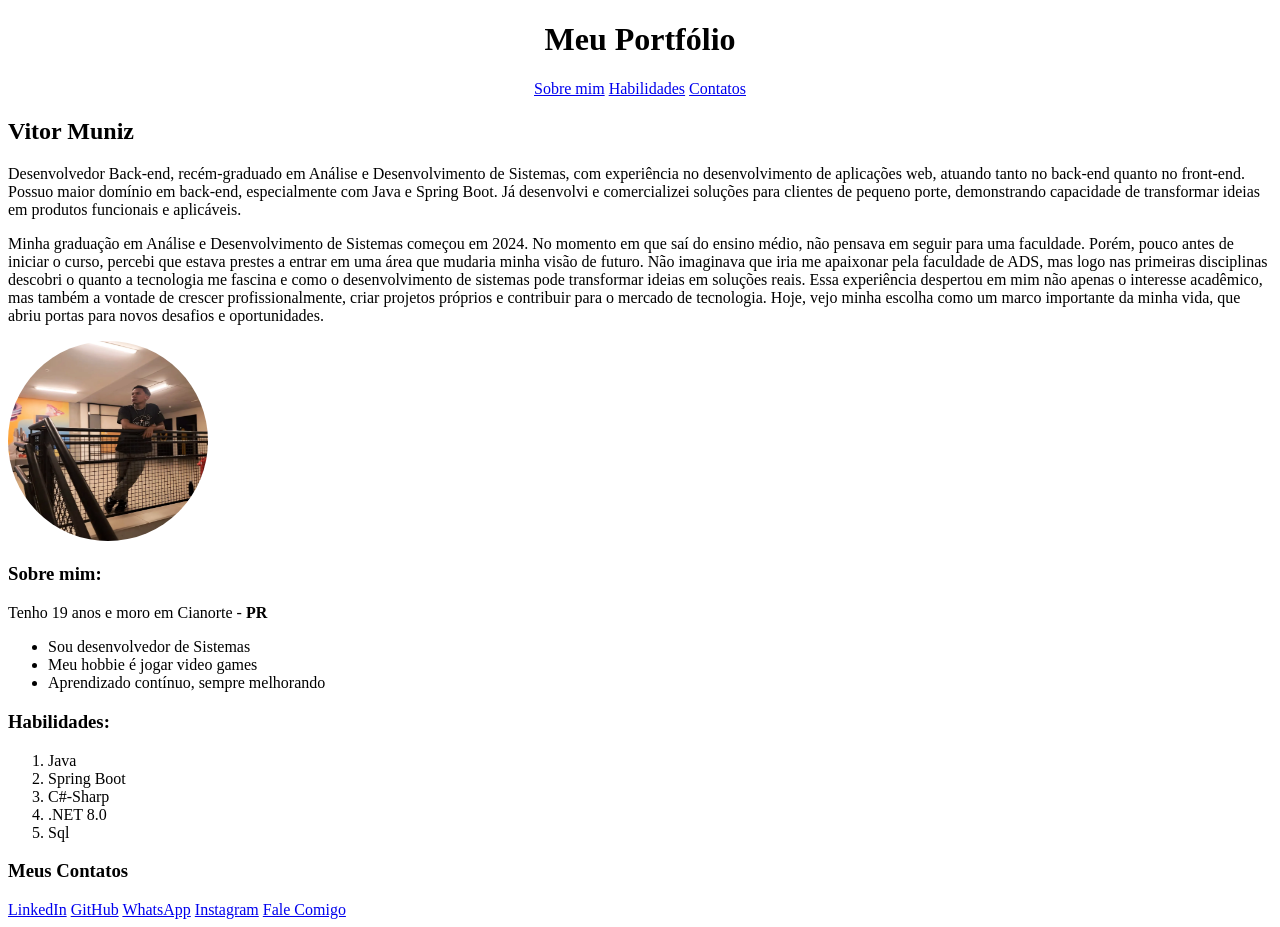
<file: PROJETOS-CURSOGREENN/AULA-03/index.html>
<!DOCTYPE html>
<html lang="pt-br">
<head>
    <meta charset="UTF-8">
    <meta name="viewport" content="width=device-width, initial-scale=1.0">
    <title>Meu portfólio - Vitor Muniz</title>
    <style>
        img{
            width: 200px;
            height: 200px;
            border-radius: 50%;
        }
    </style>
</head>
<body>
    <!-- Cabeçalho -->
     <header>
        <h1 style="text-align: center;">Meu Portfólio</h1>
        <nav style="text-align: center;">
            <a href="#sobre">Sobre mim</a>
            <a href="#habilidades">Habilidades</a>
            <a href="#contato">Contatos</a>
        </nav>
     </header>

     <!-- Conteúdo principal -->
     <main>
        <h2>Vitor Muniz</h2>
        <p>
            Desenvolvedor Back-end, recém-graduado em Análise e Desenvolvimento de Sistemas, com experiência no desenvolvimento de aplicações web, atuando tanto no back-end quanto no front-end. Possuo maior domínio em back-end, especialmente com Java e Spring Boot. Já desenvolvi e comercializei soluções para clientes de pequeno porte, demonstrando capacidade de transformar ideias em produtos funcionais e aplicáveis.
        </p>
        <p>
            Minha graduação em Análise e Desenvolvimento de Sistemas começou em 2024. No momento em que saí do ensino médio, não pensava em seguir para uma faculdade. Porém, pouco antes de iniciar o curso, percebi que estava prestes a entrar em uma área que mudaria minha visão de futuro. Não imaginava que iria me apaixonar pela faculdade de ADS, mas logo nas primeiras disciplinas descobri o quanto a tecnologia me fascina e como o desenvolvimento de sistemas pode transformar ideias em soluções reais. Essa experiência despertou em mim não apenas o interesse acadêmico, mas também a vontade de crescer profissionalmente, criar projetos próprios e contribuir para o mercado de tecnologia. Hoje, vejo minha escolha como um marco importante da minha vida, que abriu portas para novos desafios e oportunidades.        
        </p>

        <img src="./image/fotoperfil.jpg" alt="Vitor Muniz"/>

        <article id="sobre">
            <h3>Sobre mim:</h3>
            <p>Tenho 19 anos e moro em Cianorte - <strong>PR</strong></p>
            <ul>
                <li>Sou desenvolvedor de Sistemas</li>
                <li>Meu hobbie é jogar video games</li>
                <li>Aprendizado contínuo, sempre melhorando</li>
            </ul>
        </article>
        <article id="habilidades">
            <h3>Habilidades:</h3>
            <ol>
                <li>Java</li>
                <li>Spring Boot</li>
                <li>C#-Sharp</li>
                <li>.NET 8.0</li>
                <li>Sql</li>
            </ol>
        </article>
        <article id="contato"></article>
     </main>

     <!-- Rodapé -->
      <footer>
        <div id="contato">
            <h3>Meus Contatos</h3>
            <a href="https://www.linkedin.com/in/vitor-muniz-hugo" target="blank">LinkedIn</a>
            <a href="https://www.github.com/MunizVitor" target="blank">GitHub</a>
            <a href="https://wa.me/5544998716418" target="blank">WhatsApp</a>
            <a href="https://www.instagram.com/munvitor" target="blank">Instagram</a>
            <a href="fale_comigo.html">Fale Comigo</a>
        </div>
      </footer>
</body>
</html>
</file>
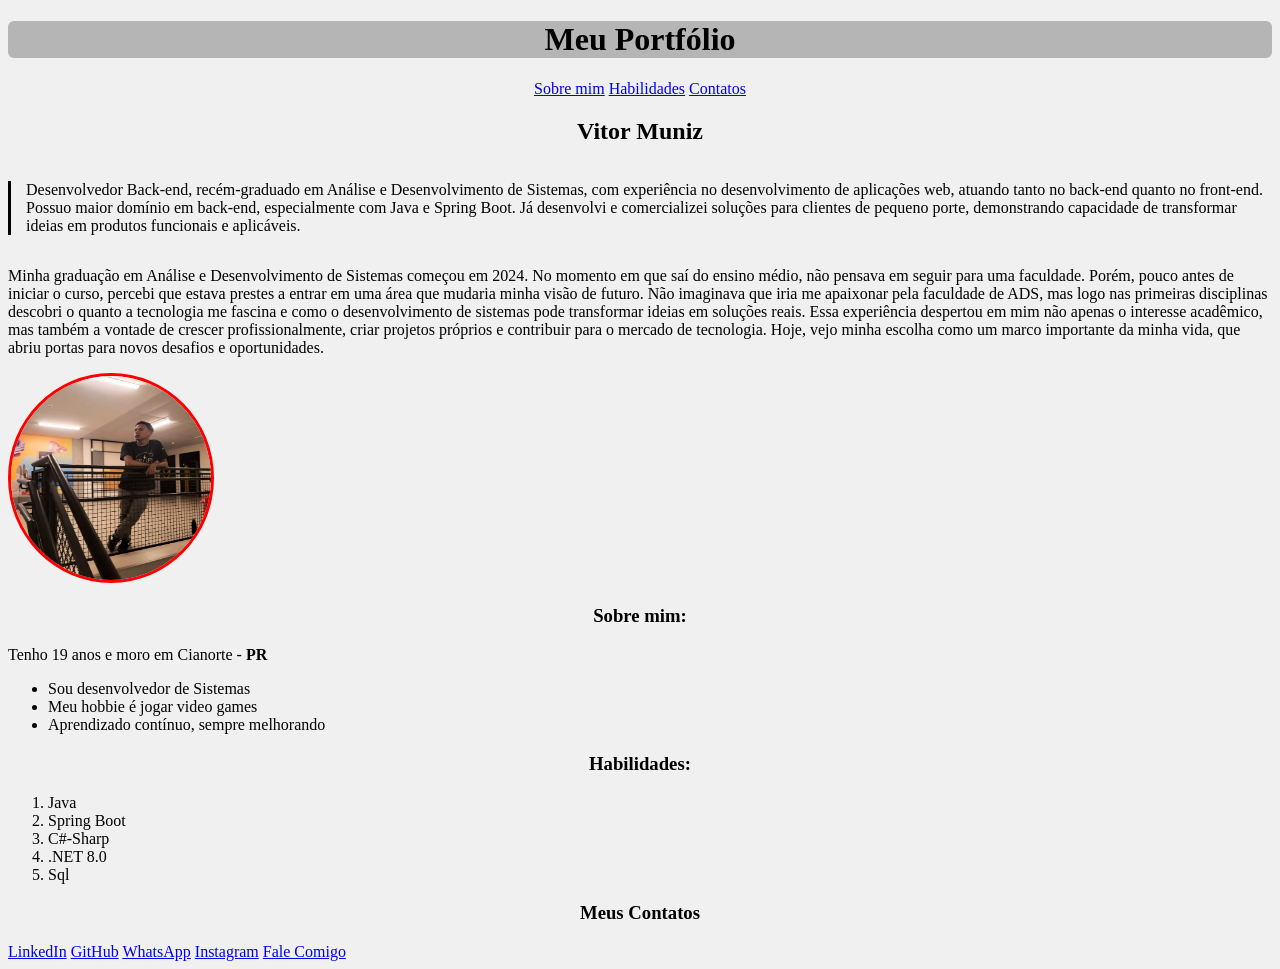
<file: PROJETOS-CURSOGREENN/AULA-04/index.html>
<!DOCTYPE html>
<html lang="pt-br">
<head>
    <meta charset="UTF-8">
    <meta name="viewport" content="width=device-width, initial-scale=1.0">
    <title>Meu portfólio - Vitor Muniz</title>
    <link rel="stylesheet" href="./css/style.css">
</head>
<body>
    <!-- Cabeçalho -->
     <header>
        <h1 class="text-center titulo">Meu Portfólio</h1>
        <nav class="text-center">
            <a href="#sobre">Sobre mim</a>
            <a href="#habilidades">Habilidades</a>
            <a href="#contato">Contatos</a>
        </nav>
     </header>

     <!-- Conteúdo principal -->
     <main>
        <h2 class="text-center">Vitor Muniz</h2>
        <div class="box-content" style="display: flex;">
            <div class="border-left"></div>
            <p> 
                Desenvolvedor Back-end, recém-graduado em Análise e Desenvolvimento de Sistemas, com experiência no desenvolvimento de aplicações web, atuando tanto no back-end quanto no front-end. Possuo maior domínio em back-end, especialmente com Java e Spring Boot. Já desenvolvi e comercializei soluções para clientes de pequeno porte, demonstrando capacidade de transformar ideias em produtos funcionais e aplicáveis.
            </p>
        </div>
        <p>
            Minha graduação em Análise e Desenvolvimento de Sistemas começou em 2024. No momento em que saí do ensino médio, não pensava em seguir para uma faculdade. Porém, pouco antes de iniciar o curso, percebi que estava prestes a entrar em uma área que mudaria minha visão de futuro. Não imaginava que iria me apaixonar pela faculdade de ADS, mas logo nas primeiras disciplinas descobri o quanto a tecnologia me fascina e como o desenvolvimento de sistemas pode transformar ideias em soluções reais. Essa experiência despertou em mim não apenas o interesse acadêmico, mas também a vontade de crescer profissionalmente, criar projetos próprios e contribuir para o mercado de tecnologia. Hoje, vejo minha escolha como um marco importante da minha vida, que abriu portas para novos desafios e oportunidades.        
        </p>

        <img src="./image/fotoperfil.jpg" alt="Vitor Muniz"/>

        <article id="sobre">
            <h3 class="text-center">Sobre mim:</h3>
            <p>Tenho 19 anos e moro em Cianorte - <strong>PR</strong></p>
            <ul>
                <li>Sou desenvolvedor de Sistemas</li>
                <li>Meu hobbie é jogar video games</li>
                <li>Aprendizado contínuo, sempre melhorando</li>
            </ul>
        </article>
        <article id="habilidades">
            <h3 class="text-center">Habilidades:</h3>
            <ol>
                <li>Java</li>
                <li>Spring Boot</li>
                <li>C#-Sharp</li>
                <li>.NET 8.0</li>
                <li>Sql</li>
            </ol>
        </article>
        <article id="contato"></article>
     </main>

     <!-- Rodapé -->
      <footer>
        <div id="contato">
            <h3 class="text-center">Meus Contatos</h3>
            <a href="https://www.linkedin.com/in/vitor-muniz-hugo" target="blank">LinkedIn</a>
            <a href="https://www.github.com/MunizVitor" target="blank">GitHub</a>
            <a href="https://wa.me/5544998716418" target="blank">WhatsApp</a>
            <a href="https://www.instagram.com/munvitor" target="blank">Instagram</a>
            <a href="fale_comigo.html">Fale Comigo</a>
        </div>
      </footer>
</body>
</html>
</file>
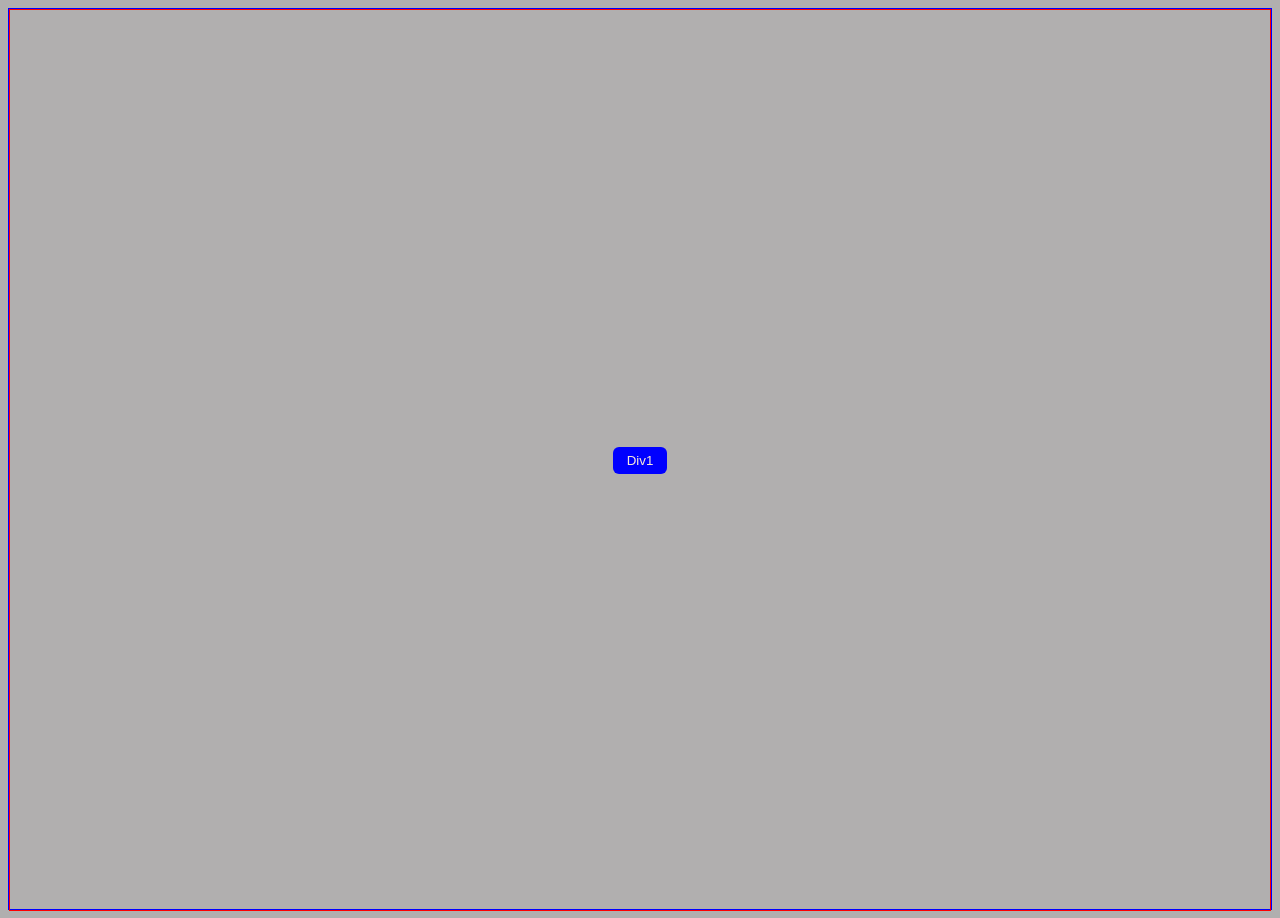
<file: PROJETOS-CURSOGREENN/AULA-05/index.html>
<!DOCTYPE html>
<html lang="pt-br">
<head>
    <meta charset="UTF-8">
    <meta name="viewport" content="width=device-width, initial-scale=1.0">
    <title>Desafio Alinhamento</title>
    <link rel="stylesheet" href="css/style.css"/>
</head>
<body style="border: 1px solid blue;">
    <div class="container">
        <button class="btn">Div1</button>
    </div>
</body>
</html>
</file>
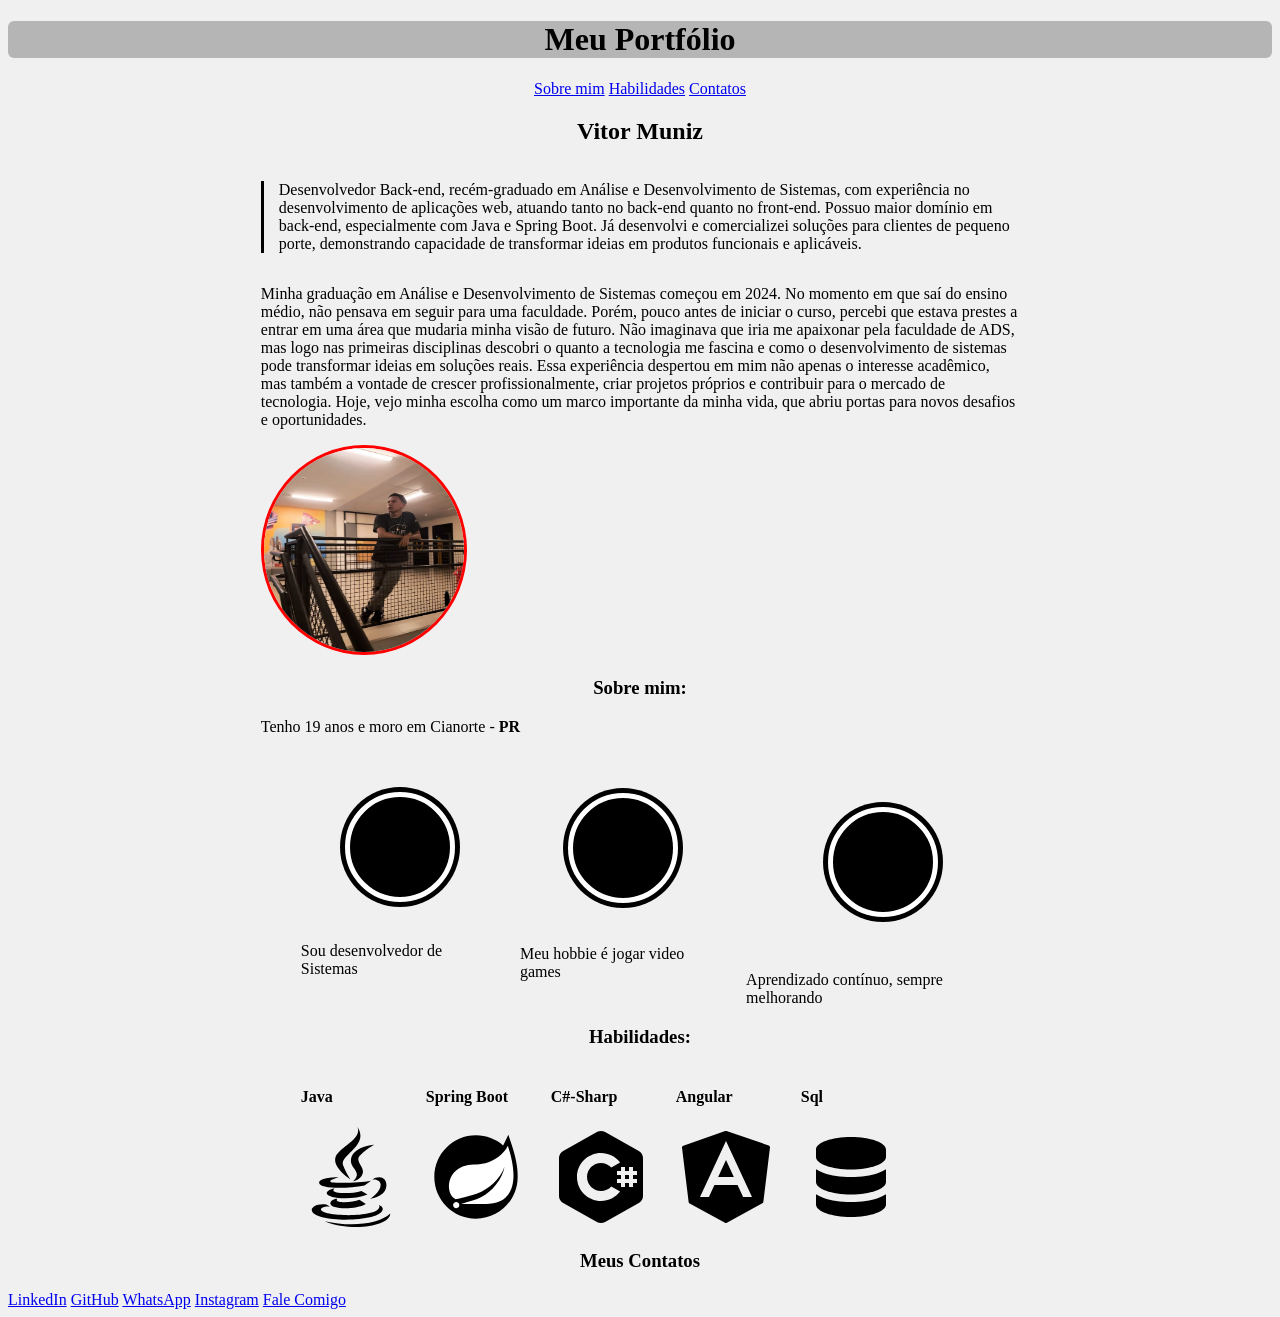
<file: PROJETOS-CURSOGREENN/AULA-06/index.html>
<!DOCTYPE html>
<html lang="pt-br">
<head>
    <meta charset="UTF-8">
    <meta name="viewport" content="width=device-width, initial-scale=1.0">
    <title>Meu portfólio - Vitor Muniz</title>
    <link rel="stylesheet" href="./css/style.css">
</head>
<body>
    <!-- Cabeçalho -->
     <header>
        <h1 class="text-center titulo">Meu Portfólio</h1>
        <nav class="text-center">
            <a href="#sobre">Sobre mim</a>
            <a href="#habilidades">Habilidades</a>
            <a href="#contato">Contatos</a>
        </nav>
     </header>

     <!-- Conteúdo principal -->
     <main class="container">
        <h2 class="text-center">Vitor Muniz</h2>
        <div class="box-content" style="display: flex;">
            <div class="border-left"></div>
            <p> 
                Desenvolvedor Back-end, recém-graduado em Análise e Desenvolvimento de Sistemas, com experiência no desenvolvimento de aplicações web, atuando tanto no back-end quanto no front-end. Possuo maior domínio em back-end, especialmente com Java e Spring Boot. Já desenvolvi e comercializei soluções para clientes de pequeno porte, demonstrando capacidade de transformar ideias em produtos funcionais e aplicáveis.
            </p>
        </div>
        <p>
            Minha graduação em Análise e Desenvolvimento de Sistemas começou em 2024. No momento em que saí do ensino médio, não pensava em seguir para uma faculdade. Porém, pouco antes de iniciar o curso, percebi que estava prestes a entrar em uma área que mudaria minha visão de futuro. Não imaginava que iria me apaixonar pela faculdade de ADS, mas logo nas primeiras disciplinas descobri o quanto a tecnologia me fascina e como o desenvolvimento de sistemas pode transformar ideias em soluções reais. Essa experiência despertou em mim não apenas o interesse acadêmico, mas também a vontade de crescer profissionalmente, criar projetos próprios e contribuir para o mercado de tecnologia. Hoje, vejo minha escolha como um marco importante da minha vida, que abriu portas para novos desafios e oportunidades.        
        </p>

        <img src="./image/fotoperfil.jpg" alt="Vitor Muniz"/>

        <article id="sobre">
            <h3 class="text-center">Sobre mim:</h3>
            <p>Tenho 19 anos e moro em Cianorte - <strong>PR</strong></p>
            <ul>
                <li>Sou desenvolvedor de Sistemas</li>
                <li>Meu hobbie é jogar video games</li>
                <li>Aprendizado contínuo, sempre melhorando</li>
            </ul>
        </article>

        
        <article id="habilidades">
            <h3 class="text-center">Habilidades:</h3>
            <ul>
                <li><h4>Java</h4>
                    <svg xmlns="http://www.w3.org/2000/svg" x="0px" y="0px" width="100" height="100" viewBox="0 0 50 50">
<path d="M 28.1875 -0.00390625 C 30.9375 6.359375 18.320313 10.289063 17.152344 15.59375 C 16.074219 20.460938 24.640625 26.121094 24.644531 26.121094 C 23.34375 24.105469 22.402344 22.441406 21.097656 19.304688 C 18.890625 14 34.53125 9.203125 28.1875 -0.00390625 Z M 36.550781 8.8125 C 36.550781 8.8125 25.503906 9.511719 24.941406 16.582031 C 24.691406 19.730469 27.84375 21.410156 27.9375 23.703125 C 28.007813 25.570313 26.050781 27.128906 26.050781 27.128906 C 26.050781 27.128906 29.601563 26.460938 30.714844 23.605469 C 31.945313 20.4375 28.328125 18.273438 28.691406 15.738281 C 29.042969 13.3125 36.550781 8.8125 36.550781 8.8125 Z M 39.230469 25.144531 C 38.074219 25.09375 36.789063 25.476563 35.625 26.3125 C 37.90625 25.824219 39.835938 27.21875 39.835938 28.828125 C 39.835938 32.453125 34.597656 35.878906 34.597656 35.878906 C 34.597656 35.878906 42.707031 34.953125 42.707031 29 C 42.707031 26.539063 41.152344 25.234375 39.230469 25.144531 Z M 19.183594 25.152344 C 19.183594 25.152344 9.0625 25.015625 9.0625 27.878906 C 9.0625 30.871094 22.316406 31.082031 31.78125 29.238281 C 31.78125 29.238281 34.308594 27.507813 34.980469 26.863281 C 28.777344 28.128906 14.621094 28.296875 14.621094 27.203125 C 14.621094 26.191406 19.183594 25.152344 19.183594 25.152344 Z M 16.738281 30.722656 C 15.1875 30.722656 12.871094 31.921875 12.871094 33.078125 C 12.871094 35.402344 24.5625 37.195313 33.21875 33.796875 L 30.222656 31.960938 C 24.355469 33.839844 13.539063 33.238281 16.738281 30.722656 Z M 18.179688 35.921875 C 16.050781 35.921875 14.671875 37.234375 14.671875 38.203125 C 14.671875 41.1875 27.378906 41.488281 32.414063 38.453125 L 29.214844 36.417969 C 25.453125 38.007813 16.007813 38.222656 18.179688 35.921875 Z M 11.089844 38.625 C 7.621094 38.554688 5.367188 40.113281 5.367188 41.40625 C 5.363281 48.28125 40.890625 47.949219 40.890625 40.921875 C 40.890625 39.757813 39.515625 39.203125 39.019531 38.9375 C 41.921875 45.65625 9.96875 45.136719 9.96875 41.171875 C 9.96875 40.269531 12.3125 39.382813 14.492188 39.808594 L 12.644531 38.757813 C 12.101563 38.675781 11.582031 38.632813 11.089844 38.625 Z M 44.636719 43.25 C 39.234375 48.367188 25.546875 50.234375 11.78125 47.074219 C 25.542969 52.703125 44.566406 49.535156 44.636719 43.25 Z"></path>
</svg>
</li>
                <li><h4>Spring Boot</h4>
                    <svg xmlns="http://www.w3.org/2000/svg" x="0px" y="0px" width="100" height="100" viewBox="0,0,256,256">
<g fill="none" fill-rule="nonzero" stroke="none" stroke-width="1" stroke-linecap="butt" stroke-linejoin="miter" stroke-miterlimit="10" stroke-dasharray="" stroke-dashoffset="0" font-family="none" font-weight="none" font-size="none" text-anchor="none" style="mix-blend-mode: normal"><g transform="scale(5.33333,5.33333)"><path d="M43.982,23.635c0.069,-4.261 -0.891,-9.328 -2.891,-15.273l-1.568,-4.662l-2.13,4.433c-0.114,0.237 -0.244,0.469 -0.38,0.698c-3.499,-3.004 -8.039,-4.831 -13.013,-4.831c-11.046,0 -20,8.954 -20,20c0,11.046 8.954,20 20,20c11.046,0 20,-8.954 20,-20c0,-0.123 -0.016,-0.242 -0.018,-0.365z" fill="#000000"></path><path d="M39.385,32.558c-3.123,4.302 -8.651,4.533 -13.854,4.442h-6.781h-1.938c4.428,-1.593 7.063,-1.972 9.754,-3.4c5.068,-2.665 10.078,-8.496 11.121,-14.562c-1.93,5.836 -7.779,10.85 -13.109,12.889c-3.652,1.393 -10.248,2.745 -10.248,2.745l-0.267,-0.145c-4.49,-2.259 -4.626,-12.313 3.537,-15.559c3.574,-1.423 6.993,-0.641 10.854,-1.593c4.122,-1.012 8.89,-4.208 10.83,-8.375c2.172,6.667 4.786,17.106 0.101,23.558zM15.668,38.445c-0.282,0.35 -0.713,0.555 -1.163,0.555c-0.823,0 -1.495,-0.677 -1.495,-1.5c0,-0.823 0.677,-1.5 1.495,-1.5c0.341,0 0.677,0.118 0.941,0.336c0.64,0.519 0.74,1.469 0.222,2.109z" fill="#ffffff"></path></g></g>
</svg>
</svg>
                </li>
                <li><h4>C#-Sharp</h4>
                    <svg xmlns="http://www.w3.org/2000/svg" x="0px" y="0px" width="100" height="100" viewBox="0 0 50 50">
<path d="M 25 2 C 24.285156 2 23.570313 2.179688 22.933594 2.539063 L 6.089844 12.003906 C 4.800781 12.726563 4 14.082031 4 15.535156 L 4 34.464844 C 4 35.917969 4.800781 37.273438 6.089844 37.996094 L 22.933594 47.460938 C 23.570313 47.820313 24.285156 48 25 48 C 25.714844 48 26.429688 47.820313 27.066406 47.460938 L 43.910156 38 C 45.199219 37.273438 46 35.917969 46 34.464844 L 46 15.535156 C 46 14.082031 45.199219 12.726563 43.910156 12.003906 L 27.066406 2.539063 C 26.429688 2.179688 25.714844 2 25 2 Z M 25 13 C 28.78125 13 32.277344 14.753906 34.542969 17.738281 L 30.160156 20.277344 C 28.84375 18.835938 26.972656 18 25 18 C 21.140625 18 18 21.140625 18 25 C 18 28.859375 21.140625 32 25 32 C 26.972656 32 28.84375 31.164063 30.160156 29.722656 L 34.542969 32.261719 C 32.277344 35.246094 28.78125 37 25 37 C 18.382813 37 13 31.617188 13 25 C 13 18.382813 18.382813 13 25 13 Z M 35 20 L 37 20 L 37 22 L 39 22 L 39 20 L 41 20 L 41 22 L 43 22 L 43 24 L 41 24 L 41 26 L 43 26 L 43 28 L 41 28 L 41 30 L 39 30 L 39 28 L 37 28 L 37 30 L 35 30 L 35 28 L 33 28 L 33 26 L 35 26 L 35 24 L 33 24 L 33 22 L 35 22 Z M 37 24 L 37 26 L 39 26 L 39 24 Z"></path>
</svg>
                </li>
                <li><h4>Angular</h4>
<svg xmlns="http://www.w3.org/2000/svg" x="0px" y="0px" width="100" height="100" viewBox="0 0 50 50">
    <path d="M 24.929688 2.0019531 C 24.819813 2.0024531 24.709016 2.0206406 24.603516 2.0566406 L 3.671875 9.3417969 C 3.227875 9.4957969 2.9498125 9.93925 3.0078125 10.40625 L 6.3164062 37.529297 C 6.3554062 37.850297 6.5450781 38.133109 6.8300781 38.287109 L 24.478516 47.878906 C 24.626516 47.959906 24.791078 48 24.955078 48 C 25.120078 48 25.286547 47.958953 25.435547 47.876953 L 43.173828 38.154297 C 43.455828 37.999297 43.647547 37.717438 43.685547 37.398438 L 46.992188 10.277344 C 47.050187 9.8083437 46.769312 9.3609844 46.320312 9.2089844 L 25.253906 2.0527344 C 25.148906 2.0177344 25.039562 2.0014531 24.929688 2.0019531 z M 25 7 L 38 35 L 33.5625 35 L 30.78125 29.007812 L 19.21875 29.007812 L 16.4375 35 L 12 35 L 25 7 z M 25 16.5 L 21.080078 25 L 28.919922 25 L 25 16.5 z"></path>
</svg>

                </li>
                <li><h4>Sql</h4>
                    <svg xmlns="http://www.w3.org/2000/svg" viewBox="0 0 640 640"><!--!Font Awesome Free v7.3.1 by @fontawesome - https://fontawesome.com License - https://fontawesome.com/license/free Copyright 2026 Fonticons, Inc.--><path d="M544 269.8C529.2 279.6 512.2 287.5 494.5 293.8C447.5 310.6 385.8 320 320 320C254.2 320 192.4 310.5 145.5 293.8C127.9 287.5 110.8 279.6 96 269.8L96 352C96 396.2 196.3 432 320 432C443.7 432 544 396.2 544 352L544 269.8zM544 192L544 144C544 99.8 443.7 64 320 64C196.3 64 96 99.8 96 144L96 192C96 236.2 196.3 272 320 272C443.7 272 544 236.2 544 192zM494.5 453.8C447.6 470.5 385.9 480 320 480C254.1 480 192.4 470.5 145.5 453.8C127.9 447.5 110.8 439.6 96 429.8L96 496C96 540.2 196.3 576 320 576C443.7 576 544 540.2 544 496L544 429.8C529.2 439.6 512.2 447.5 494.5 453.8z"/></svg>
</li>
            </ul>
        </article>
        <article id="contato"></article>
     </main>

     <!-- Rodapé -->
      <footer>
        <div id="contato">
            <h3 class="text-center">Meus Contatos</h3>
            <a href="https://www.linkedin.com/in/vitor-muniz-hugo" target="blank">LinkedIn</a>
            <a href="https://www.github.com/MunizVitor" target="blank">GitHub</a>
            <a href="https://wa.me/5544998716418" target="blank">WhatsApp</a>
            <a href="https://www.instagram.com/munvitor" target="blank">Instagram</a>
            <a href="fale_comigo.html">Fale Comigo</a>
        </div>
      </footer>
</body>
</html>
</file>
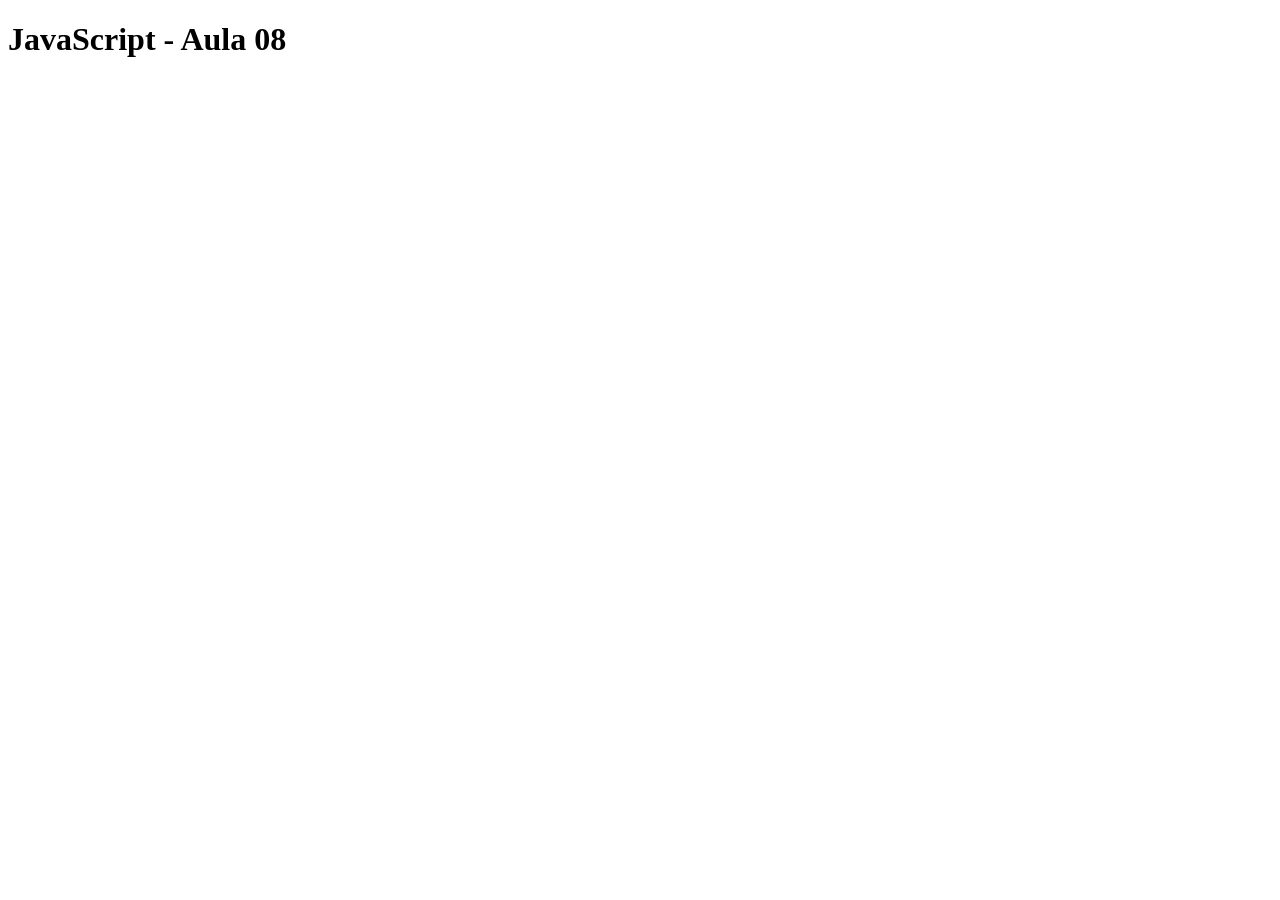
<file: PROJETOS-CURSOGREENN/AULA-07/index.html>
<!DOCTYPE html>
<html lang="pt-br">
<head>
    <meta charset="UTF-8">
    <meta name="viewport" content="width=device-width, initial-scale=1.0">
    <title>JavaScipt - Aula08</title>
</head>
<body>
    <h1>JavaScript - Aula 08</h1>
    <script src="JS/script.js"></script>
</body>
</html>
</file>
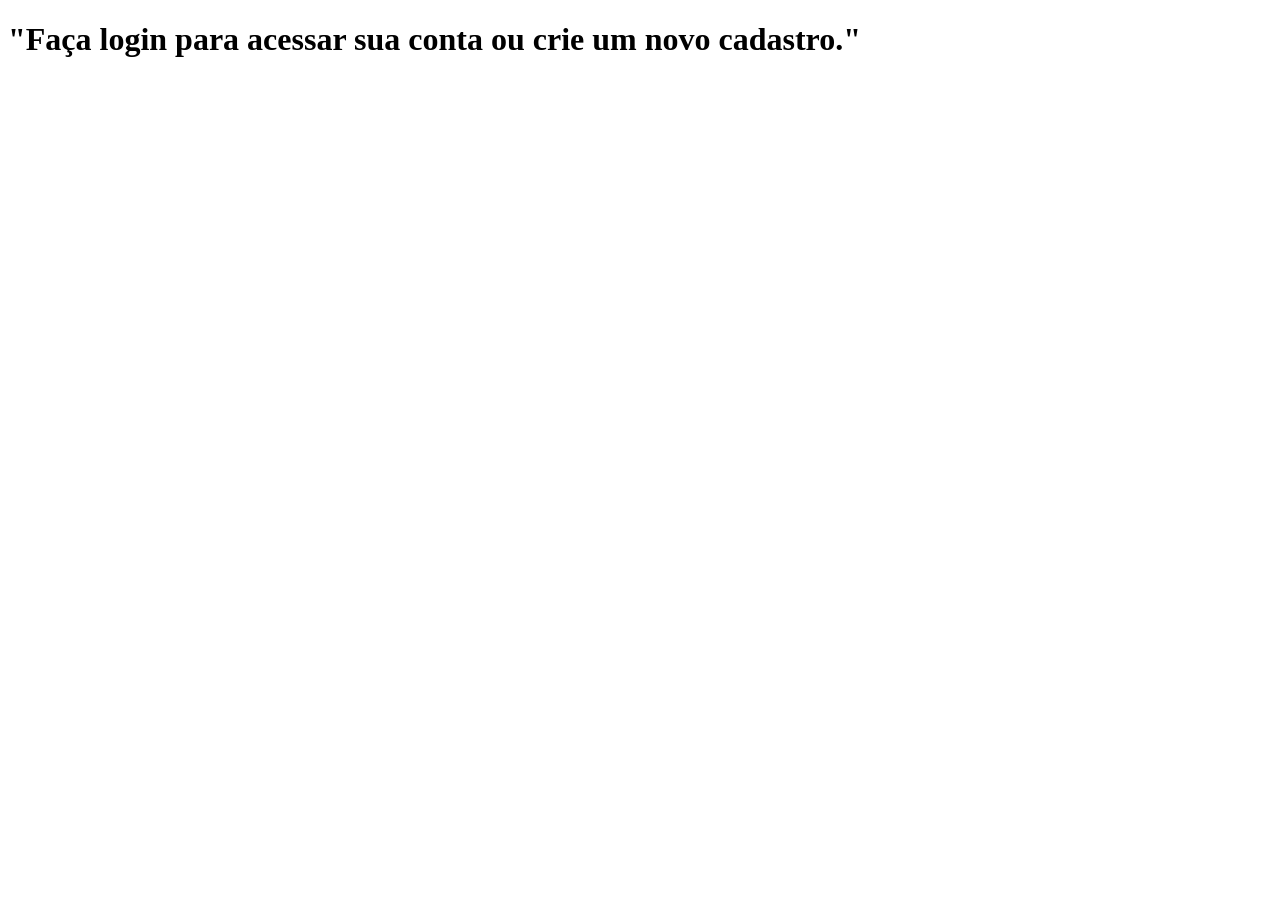
<file: PROJETOS-CURSOGREENN/ATIVIDADES/ATIVIDADE -TELA LOGIN -AULA 03/index.html>
<!DOCTYPE html>
<html lang="pt-br">
<head>
    <meta charset="UTF-8">
    <meta name="viewport" content="width=device-width, initial-scale=1.0">
    <title>Tela de Login</title>
</head>
<body>
    <h1>
        "Faça login para acessar sua conta ou crie um novo cadastro."
    </h1>
</body>
</html>
</file>
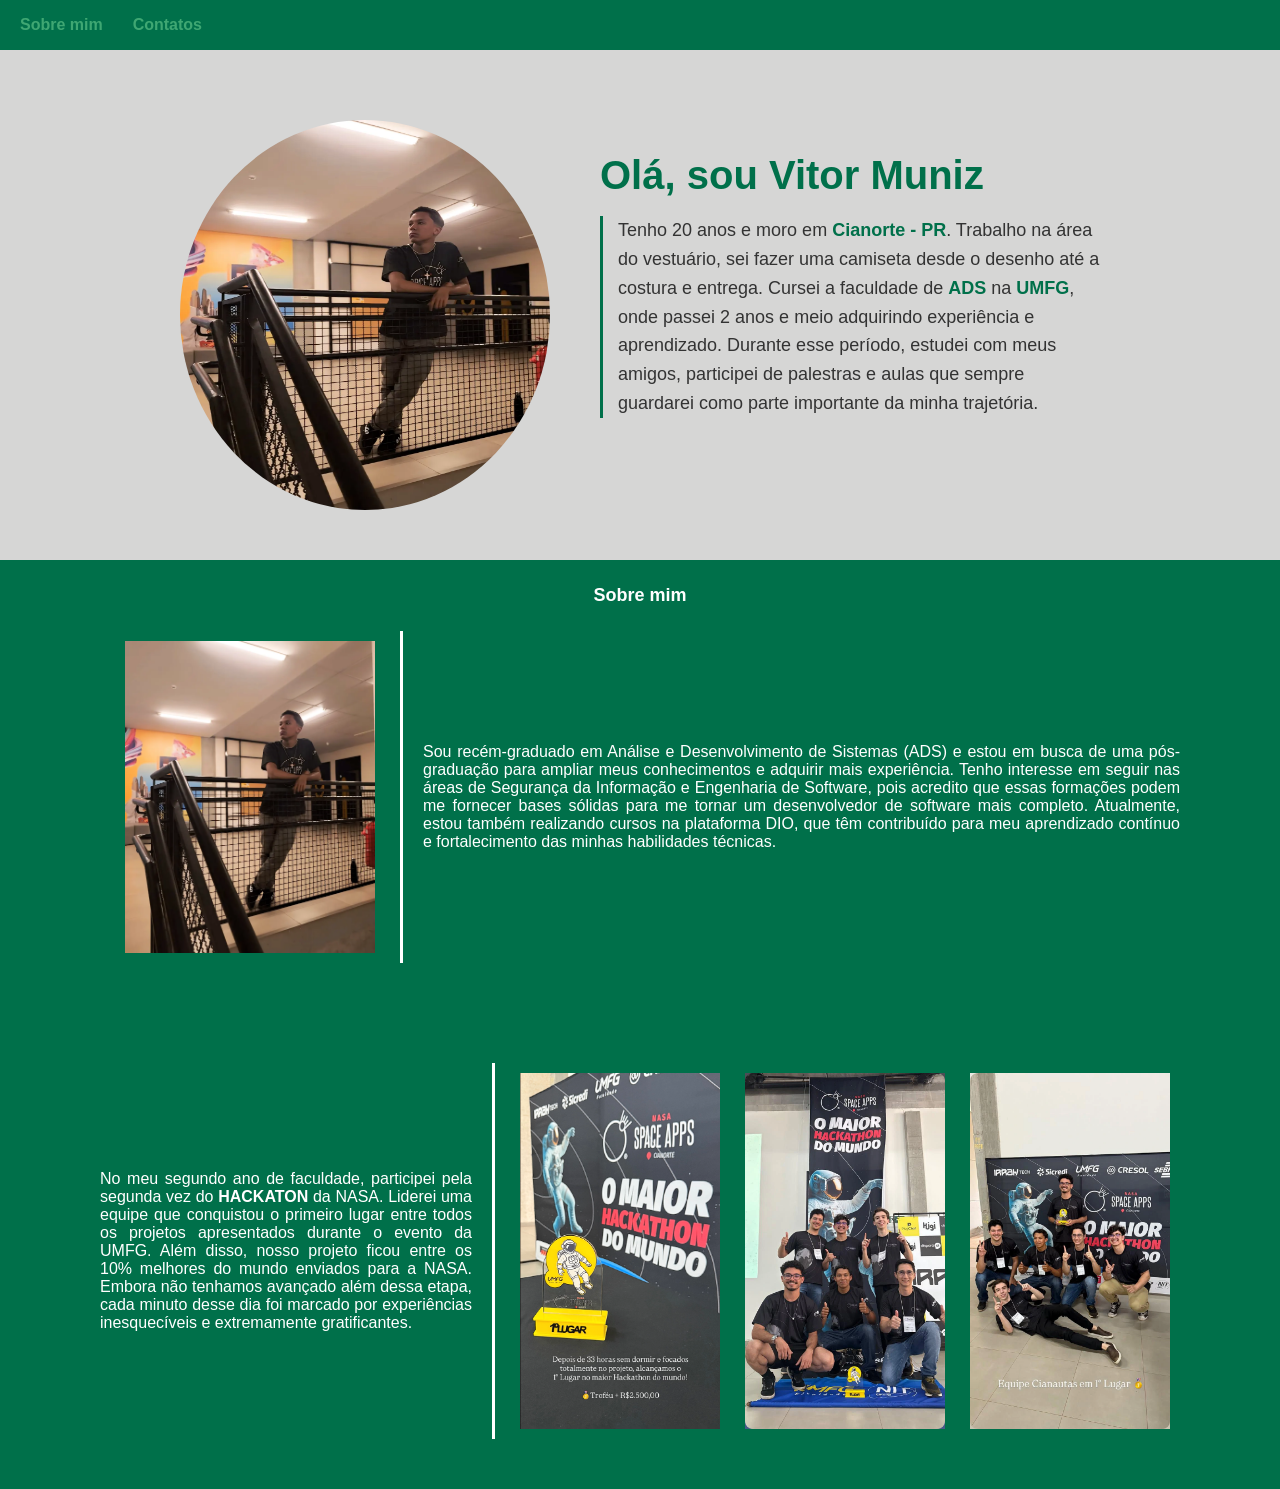
<file: PROJETOS-CURSOGREENN/ATIVIDADES/ATIVIDADE-PORTIFÓLIO/index.html>
<!DOCTYPE html>
<html lang="pt-br">
<head>
    <meta charset="UTF-8">
    <meta name="viewport" content="width=device-width, initial-scale=1.0">
    <title>Meu Portfólio - Vitor Muniz</title>
    <link rel="stylesheet" href="./css/style.css">
</head>
<body>
    <header>
        <div class="sidebar">
            <p>Sobre mim</p>
            <p>Contatos</p>
        </div>

        <div class="apresentacao">
            <img id="perfil-img" src="image/fotoperfil.jpg" alt="Foto de perfil"/>
            <div class="sobre-curto">
                <h2>Olá, sou Vitor Muniz</h2>
                <p>
                    Tenho 20 anos e moro em <strong style="color: rgb(0, 112, 74);">Cianorte - PR</strong>. 
                    Trabalho na área do vestuário, sei fazer uma camiseta desde o desenho até a costura e entrega. 
                    Cursei a faculdade de <strong style="color: rgb(0, 112, 74);">ADS</strong> na 
                    <strong style="color: rgb(0, 112, 74);">UMFG</strong>, onde passei 2 anos e meio adquirindo experiência e aprendizado. 
                    Durante esse período, estudei com meus amigos, participei de palestras e aulas que sempre guardarei como parte importante da minha trajetória.
                </p>
            </div>
        </div>
    </header>

    <main>
        <div class="SOBRE">

            <!--Sobre Mim-->
            <div style="text-align: center; padding: 25px; color: white; font-size: large;">
                <strong>Sobre mim</strong>
            </div>
            
            <!-- SOBRE 1 -->
            <div id="sobre1">
                <div id="sobre1-img">
                    <img class="foto-sobre1" src="../ATIVIDADE-PORTIFÓLIO/image/fotoperfil.jpg"/>
                </div>
                <p>
                    Sou recém-graduado em Análise e Desenvolvimento de Sistemas (ADS) e estou em busca de uma pós-graduação para ampliar meus conhecimentos e adquirir mais experiência. Tenho interesse em seguir nas áreas de Segurança da Informação e Engenharia de Software, pois acredito que essas formações podem me fornecer bases sólidas para me tornar um desenvolvedor de software mais completo. Atualmente, estou também realizando cursos na plataforma DIO, que têm contribuído para meu aprendizado contínuo e fortalecimento das minhas habilidades técnicas.
                </p>
            </div>

            <!-- SOBRE 2 -->
            <div id="sobre2">
                <p>
                    No meu segundo ano de faculdade, participei pela segunda vez do <strong>HACKATON</strong> da NASA. 
                    Liderei uma equipe que conquistou o primeiro lugar entre todos os projetos apresentados 
                    durante o evento da UMFG. Além disso, nosso projeto ficou entre os 10% melhores do mundo 
                    enviados para a NASA. Embora não tenhamos avançado além dessa etapa, cada minuto desse 
                    dia foi marcado por experiências inesquecíveis e extremamente gratificantes.
                </p>

                <div id="sobre2-img">
                    <img class="foto-sobre2" src="../ATIVIDADE-PORTIFÓLIO/image/hackatow/foto-premio.png"/>
                    <img class="foto-sobre2" src="../ATIVIDADE-PORTIFÓLIO/image/hackatow/foto-equipe.webp"/>
                    <img class="foto-sobre2" src="../ATIVIDADE-PORTIFÓLIO/image/hackatow/foto-equipe2.webp"/>
                </div>
            </div>
            <!--Sobre Mim-->
        </dvi>

        <!--Habilidades-->
        <div class="HABILIDADE">
            
        </div>
        <!--Habilidades-->

        
    </main>

    <footer>
        <!-- Conteúdo do rodapé futuramente -->
    </footer>
</body>
</html>
</file>
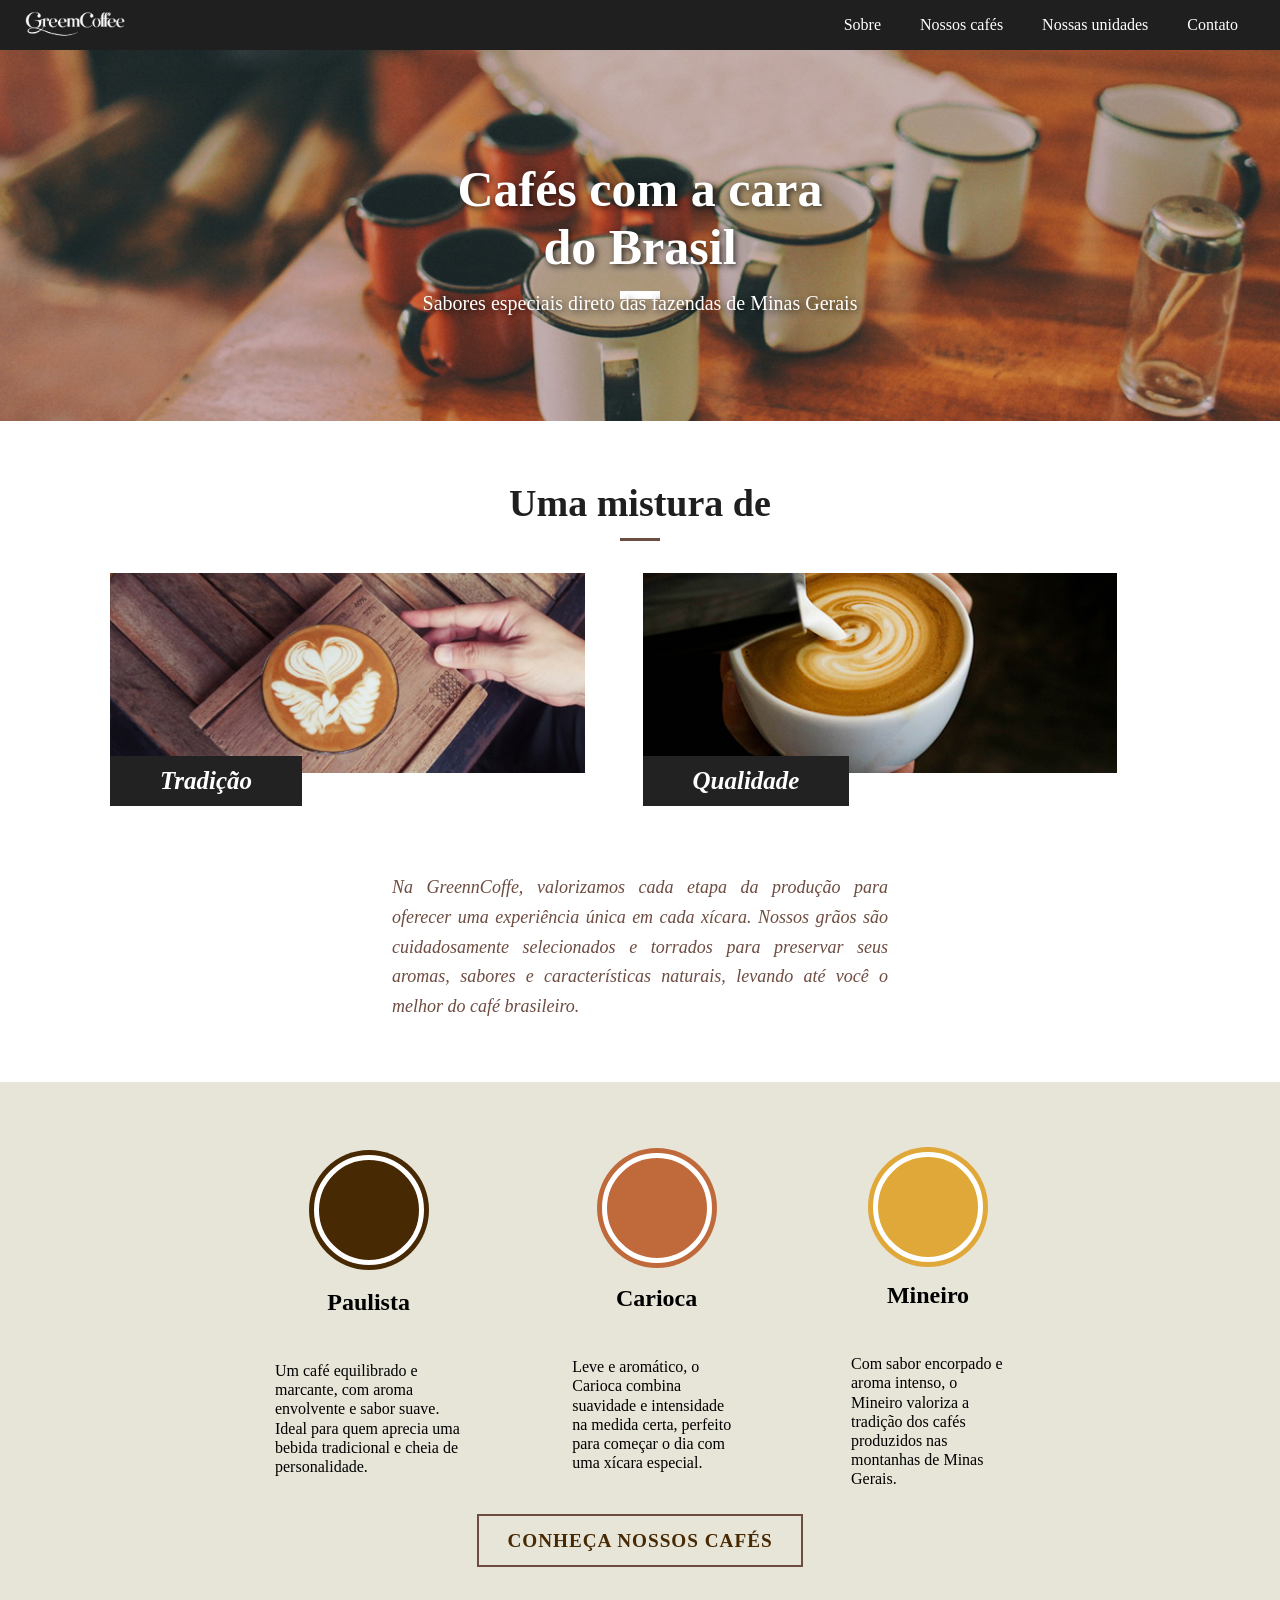
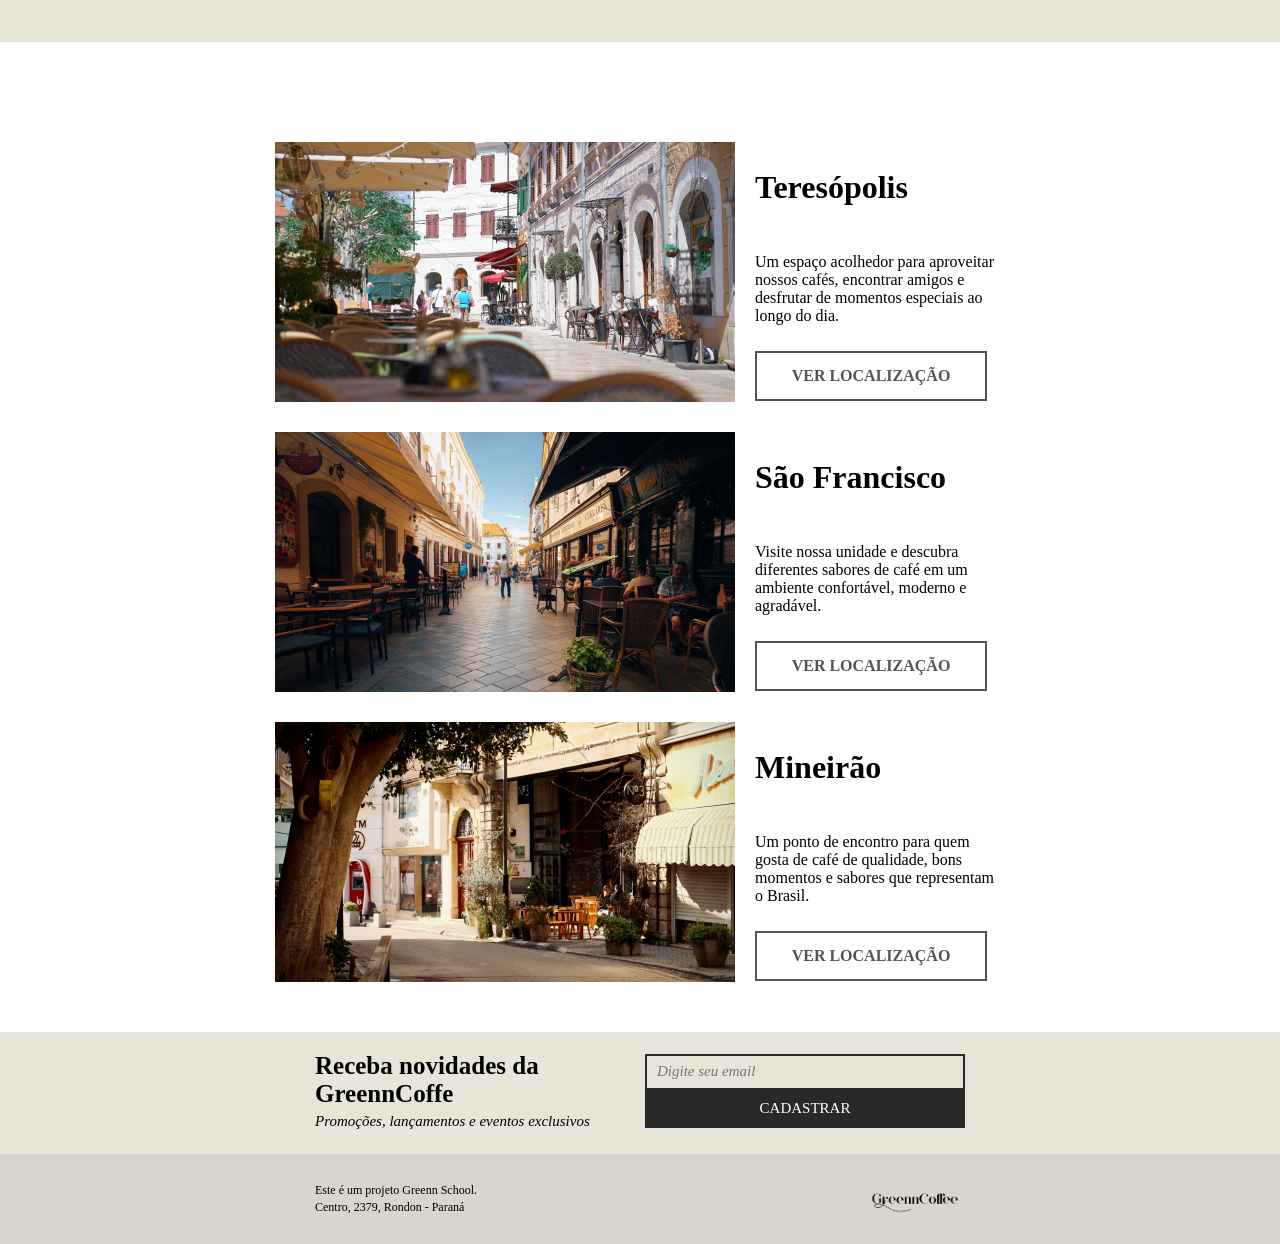
<file: PROJETOS-CURSOGREENN/ATIVIDADES/ATIVIDADE-GREENNCOFFEE/gcoffe/index.html>
<!DOCTYPE html>
<html>
    <head lang="pt-br">
        <title>GreennCoffe</title>
        <meta charset="utf-8">
        <meta name="viewport" content="width=device-width, initial-scale=1, shrink-to-fit=no" >
        <link rel="stylesheet" href="css/style.css">
    </head>
    <body>
    
    <header class="menu">
        <div class="menu-container">
            <div class="sidebar-menu">
                <a class="menu-logo" href=""><img src="./img/logo-branca.png" alt="Greenn Coffe"></a>
            <nav class="menu-nav">
                <ul>
                    <li><a href="">Sobre</a></li>
                    <li><a href="">Nossos cafés</a></li>
                    <li><a href="">Nossas unidades</a></li>
                    <li><a href="">Contato</a></li>
                </ul>
            </nav>
            </div>
       </div>
    </header> 
    
    <main class="intro">
        <div class="intro-image">
            <img src="./img/bg-intro.jpg" alt=""/>
            <h1>Cafés com a cara</br> do Brasil</h1>
            <p>Sabores especiais direto das fazendas de Minas Gerais</p>
        </div>
    </main>

    <section class="sobre">
    <h2>Uma mistura de</h2>
    <div class="sobre-container">
        <div class="sobre-item">
            <img src="img/cafe-1.jpg" alt="Café artesanal">
            <div class="sobre-titulo">Tradição</div>
        </div>
        <div class="sobre-item">
            <img src="img/cafe-2.jpg" alt="Café de qualidade">
            <div class="sobre-titulo">Qualidade</div>
        </div>
    </div>
    <p>
        Na GreennCoffe, valorizamos cada etapa da produção para
        oferecer uma experiência única em cada xícara. Nossos grãos
        são cuidadosamente selecionados e torrados para preservar
        seus aromas, sabores e características naturais, levando até
        você o melhor do café brasileiro.
    </p>
    </section>


    <section class="produtos">
        <div class="produtos-container">
            <div class="produtos-item">
                <h2 class="produtos-paulista">Paulista</h2>
                <p>Um café equilibrado e marcante, com aroma envolvente e sabor suave. Ideal para quem aprecia uma 
                    bebida tradicional e cheia de personalidade.
                </p>
            </div>
            <div class="produtos-item">
                <h2 class="produtos-carioca">Carioca</h2>
                <p>Leve e aromático, o Carioca combina suavidade e intensidade na medida certa, perfeito para começar 
                    o dia com uma xícara especial.
                </p>
            </div>
            <div class="produtos-item">
                <h2 class="produtos-mineiro">Mineiro</h2>
                <p>Com sabor encorpado e aroma intenso, o Mineiro valoriza a tradição dos cafés produzidos nas montanhas 
                    de Minas Gerais.
                </p>
            </div>           
        </div>

        <a class="produtos-btn" href="#">Conheça nossos cafés</a>

    </section>
    <section class="locais">
           
            <div class="locais-item">
                <img src="img/teresopolis.png" alt="gscholl-unidade-teresopolis">
                <div>
                    <h2>Teresópolis</h2>
                    <p>Um espaço acolhedor para aproveitar nossos cafés, encontrar amigos e desfrutar de momentos 
                        especiais ao longo do dia.
                    </p>
                    <a href="">Ver localização</a>
                </div>
            </div>
         
            <div  class="locais-item">
                <img src="img/saofrancisco.png" alt="gscholl-unidade-sao-francisco">
                <div>
                    <h2>São Francisco</h2>
                    <p>Visite nossa unidade e descubra diferentes sabores de café em um ambiente confortável, 
                        moderno e agradável.
                    </p>
                    <a href="">Ver localização</a>
                </div>
            </div>
          
            <div  class="locais-item">
                <img src="img/mineirao.png" alt="gscholl-unidade-mineirao">
                <div>
                    <h2>Mineirão</h2>
                    <p>Um ponto de encontro para quem gosta de café de qualidade, bons momentos e sabores que 
                        representam o Brasil.
                    </p>
                    <a href="">Ver localização</a>
                </div>
            </div>
    </section>
    
    <section class="assine">
        <div class="assine-container">
            <div class="assine-info">
                <h2>Receba novidades da GreennCoffe</h2>
                 <p>Promoções, lançamentos e eventos exclusivos</p>
            </div>
            <form>
                <label for="">Email</label>
                <input type="text" placeholder="Digite seu email" name="" id="">
                <button type="submit">Cadastrar</button>
            </form>
        </div>
    </section>

    <footer class="footer">
        <div class="footer-container">
            <p>
                Este é um projeto Greenn School. </br> Centro, 2379, Rondon - Paraná   
            </p>
            <img src="img/logo.png" alt="" class="footer-logo">
        </div>
    </footer>
</body>
</html>
</file>
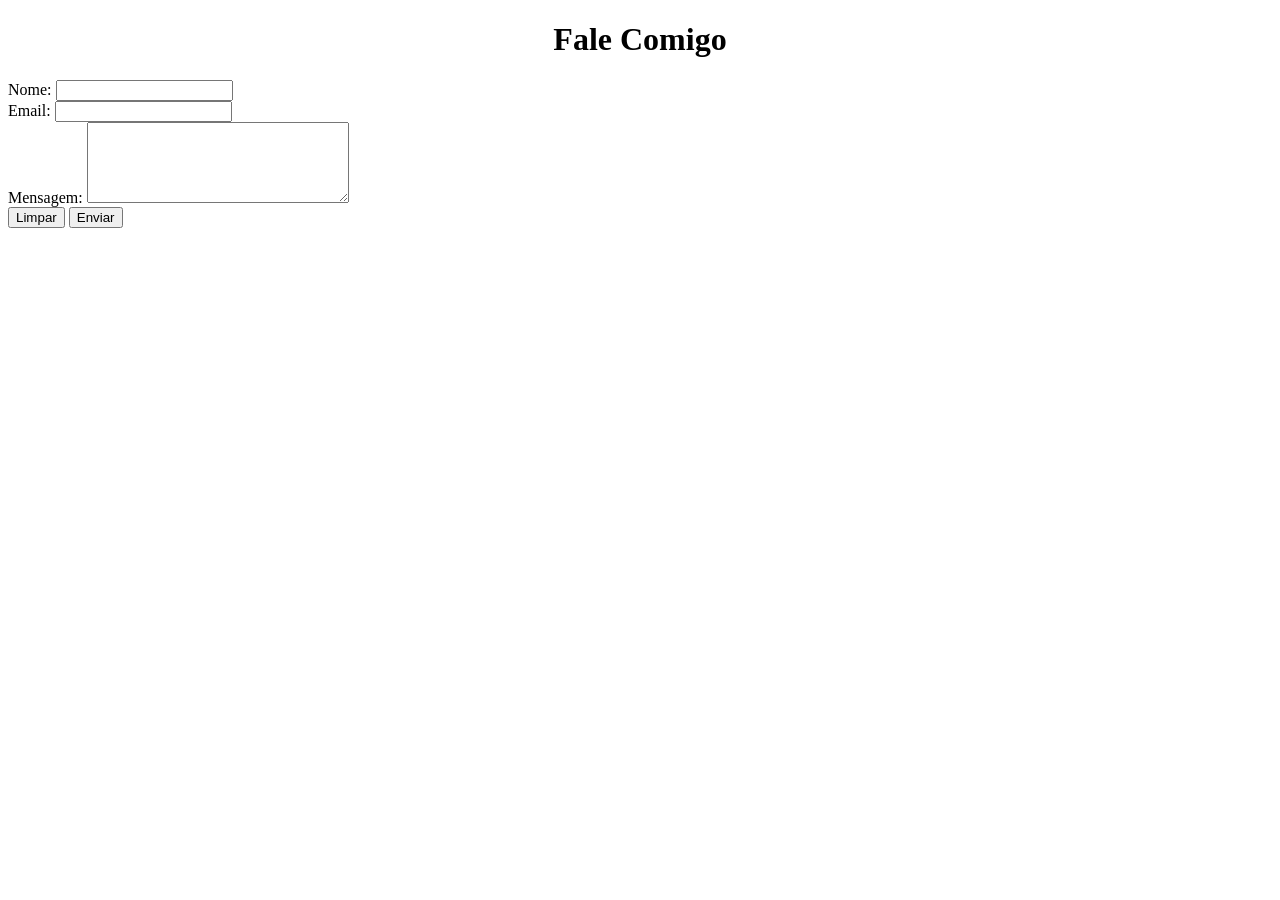
<file: PROJETOS-CURSOGREENN/AULA-03/fale_comigo.html>
<!DOCTYPE html>
<html lang="pt-br">
<head>
    <meta charset="UTF-8">
    <meta name="viewport" content="width=device-width, initial-scale=1.0">
    <title>Fale Comigo</title>
</head>
<body>
    <h1 style="text-align: center;">Fale Comigo</h1>
    <form action="" method="post" name="fale-comigo">

        <!-- Nome -->
        <label for="nome">Nome:</label>
        <input type="text" id="nome" name="nome" maxlength="50" required/>
        
        <br>

        <!-- Email -->
        <label for="email">Email:</label>
        <input type="email" id="email" name="email" required/>

        <br>

        <!-- Mensagem -->
        <label for="mensagem">Mensagem:</label>
        <textarea id="mensagem" name="mensagem" cols="30" rows="5" required></textarea>

        <br>

        <button type="reset">Limpar</button>
        <button type="submit">Enviar</button>
    </form>
</body>
</html>
</file>
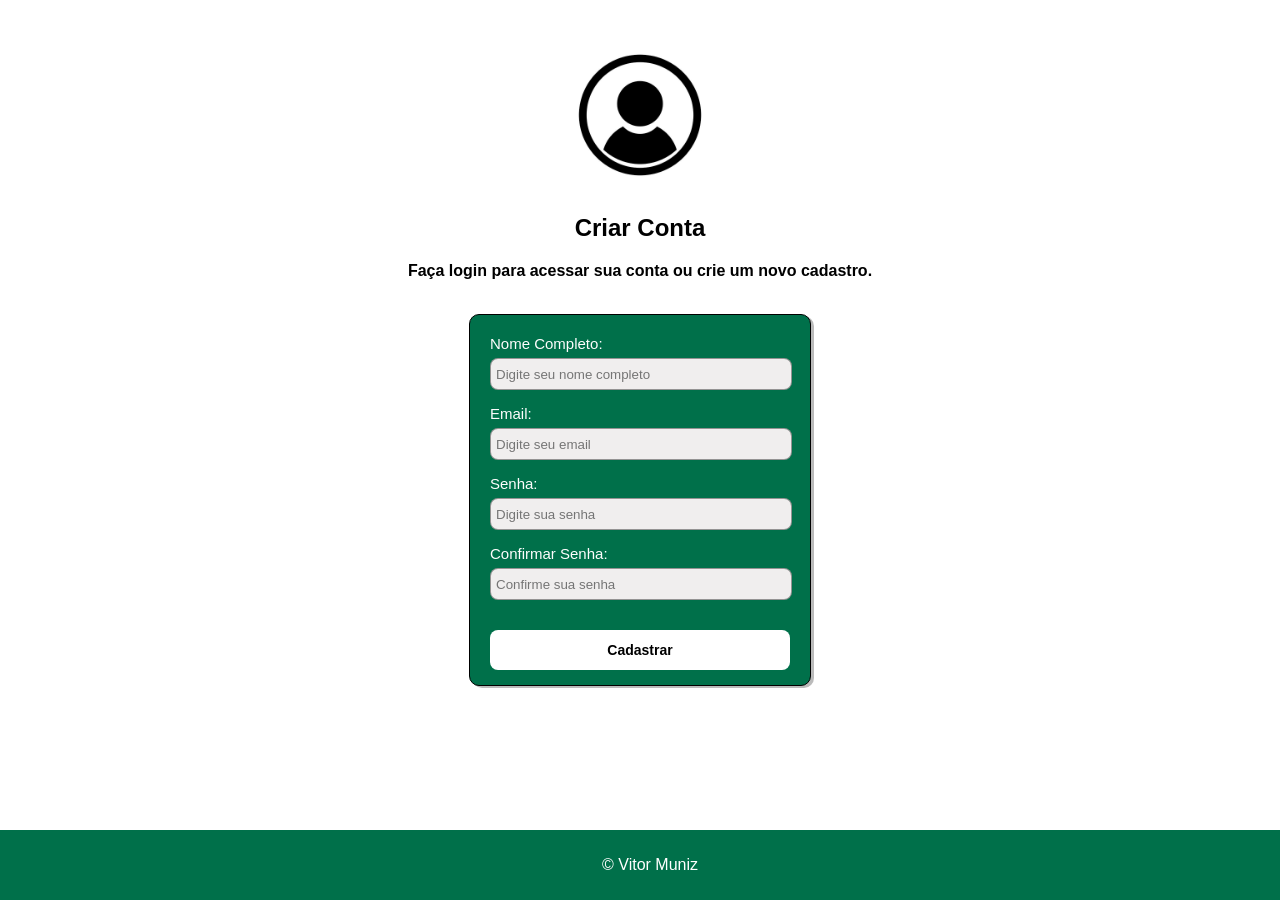
<file: PROJETOS-CURSOGREENN/ATIVIDADES/ATIVIDADE -TELA LOGIN -AULA 03/criar_conta.html>
<!DOCTYPE html>
<html lang="pt-br">
<head>
    <meta charset="UTF-8">
    <meta name="viewport" content="width=device-width, initial-scale=1.0">
    <title>Criar Conta</title>
    <style>
        body{
            margin-top: 20px;
            background-color: white;
            font-family: Arial, sans-serif;
        }
        img{
            width: 150px;
            height: 150px;
            border-radius: 50%;
        }
        #form{
            display: flex;
            justify-content: center;
            align-items: center;
            height: 320px;
        }

        #quadrado{
            background-color: rgb(0, 112, 74);
            box-shadow: 3px 2px 0px rgba(0, 0, 0, 0.267);
            height: 330px;
            margin-top: 20px;
            width: 300px;
            border: 1px solid black;
            padding: 20px;
            border-radius: 10px;
        }

        #formulario label {
            color: rgb(253, 253, 253);
            text-align: left;
            font-size: 15px;
            margin-top: 10px;
            margin-bottom: 5px;
            width: 290px;
        }

        #formulario input {
            width: 290px;
            padding: 5px;
            height: 20px;
            border-radius: 8px;
            background-color: rgb(240, 238, 238);
            border: 1px solid rgba(0, 0, 0, 0.384);
            margin-bottom: 15px;
            margin-top: 5px;
        }

        #formulario button {
            width: 100%;          /* ocupa toda a largura do quadrado */
            margin-top: 15px;
            padding: 12px;        /* aumenta a altura interna */
            border-radius: 8px;
            background-color: white;
            color: black;
            border: none;
            cursor: pointer;
            font-size: 14px;      /* deixa o texto mais legível */
            font-weight: bold;    /* dá destaque ao texto */
        }


        .footer {
        background-color: rgb(0, 112, 74);
        text-align: center;
        padding: 10px;
        color: white;
        width: 100%;
        position: fixed;
        bottom: 0;
        left: 0;
        }
    </style>
</head>
<body>
    <header style="height: 200px; padding: 20px; margin-bottom: 70px;">
        <div style="text-align: center;">
            <img src="./img/person_icone.jpg" alt="Foto de perfil">
            <h2>Criar Conta</h2>
            <p style="font-weight: bold;">Faça login para acessar sua conta ou crie um novo cadastro.</p>
        </div>
    </header>
    <main>
        <div id="form" action="entrar.html" method="post" style="margin-bottom: 5px;">
            <div id="quadrado">
                <form id="formulario">
                    <label for="nome">Nome Completo:</label>
                    <input type="text" id="nome" name="nome" placeholder="Digite seu nome completo" required>

                    <label for="email">Email:</label>
                    <input type="email" id="email" name="email" placeholder="Digite seu email" required>

                    <label for="senha">Senha:</label>
                    <input type="password" id="senha" name="senha" placeholder="Digite sua senha" required>

                    <label for="confirmar_senha">Confirmar Senha:</label>
                    <input type="password" id="confirmar_senha" name="confirmar_senha" placeholder="Confirme sua senha" required>

                    <button onclick="location.href='entrar.html';" type="submit">Cadastrar</button>
                </form>
            </div>
        </div>
    </main>
    <footer>
        <div class="footer">
            <p>© Vitor Muniz</p>
        </div>
    </footer>
</body>
</html>
</file>
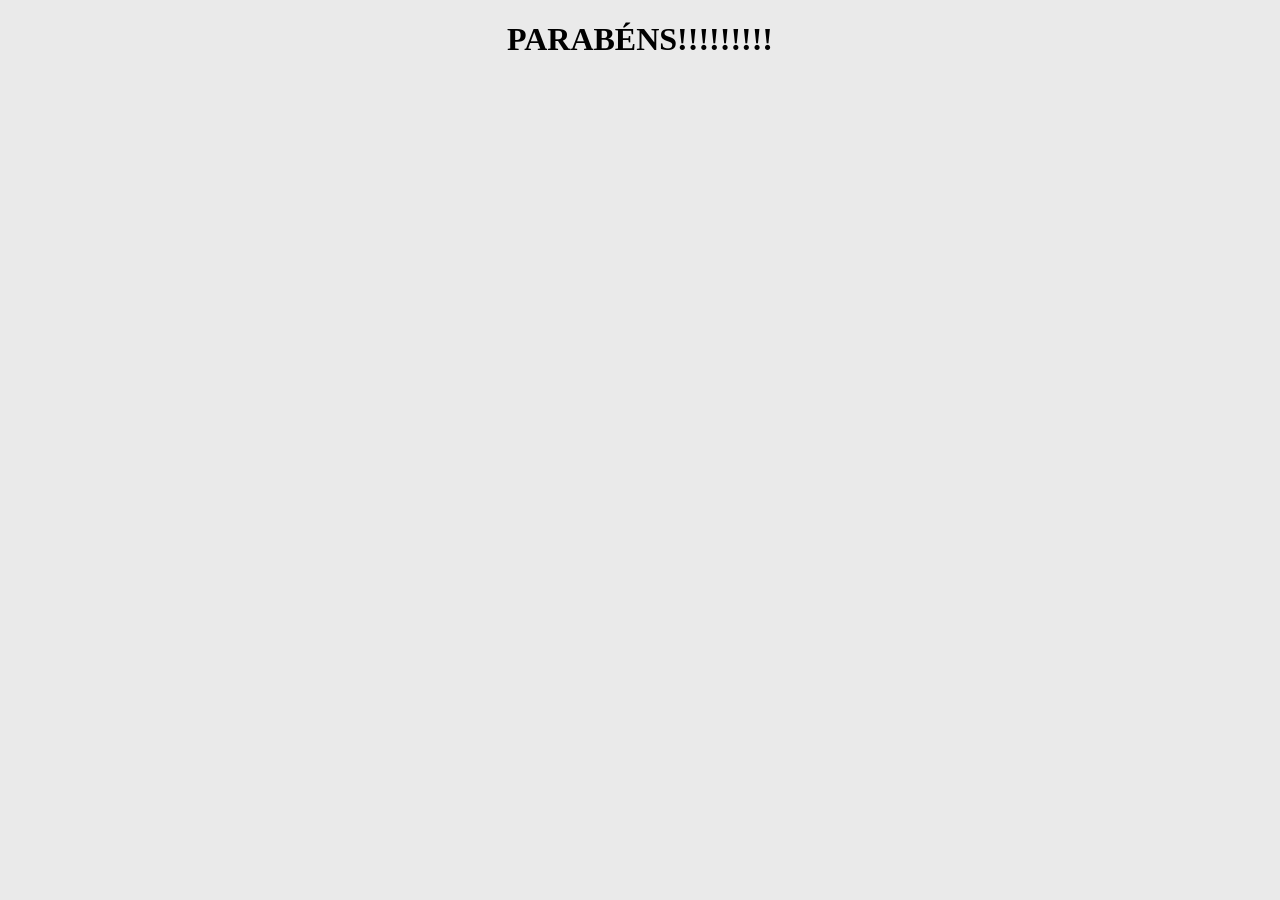
<file: PROJETOS-CURSOGREENN/ATIVIDADES/ATIVIDADE -TELA LOGIN -AULA 03/entrar.html>
<!DOCTYPE html>
<html lang="pt-br">
<head>
    <meta charset="UTF-8">
    <meta name="viewport" content="width=device-width, initial-scale=1.0">
    <title>Entrar</title>
</head>
<body style="background-color: rgba(112, 112, 112, 0.144); text-align: center;">
    <h1>PARABÉNS!!!!!!!!!</h1>
</body>
</html>
</file>
<file: PROJETOS-CURSOGREENN/AULA-04/css/style.css>
body{
    background-color: #f0f0f0;
}

img{
    height: 204px;
    width: 200px;
    border-radius: 50%;
    border: 3px red solid;
}

.titulo{
    background-color: #b5b5b5;
    border-radius: 6px;
}

.text-center{
    text-align: center;
}

.box-content{
    display: flex;
}

.box-content p{
    marigin-left: 15px;
    border-left: 3px solid #000;
    padding-left: 15px;
}
</file>
<file: PROJETOS-CURSOGREENN/AULA-05/css/style.css>
body {
    background-color: #b1afaf;
    height: 100vh;
}

.container {
    display: grid;
    grid-template-rows: 1fr 1fr 1fr;   /* 3 linhas */
    grid-template-columns: 1fr 1fr 1fr; /* 3 colunas */
    place-items: center;
    border: 1px solid red;
    height: 100vh; /* ocupa toda a tela */
}

.btn {
    grid-row: 2;      /* Linha do meio */
    grid-column: 2;   /* Coluna do meio */
    color: antiquewhite;
    background-color: blue;
    padding: 6px 14px;
    border: none;
    border-radius: 6px;
}




/*Alinhamento com grid

///EX-1
.container {
    display: grid;
    grid-template-rows: 1fr 1fr 1fr;   
    grid-template-columns: 1fr 1fr 1fr; 
    place-items: center;
    border: 1px solid red;
    height: 100vh;
}

.btn {
    grid-row: 2;      
    grid-column: 2;   
    color: antiquewhite;
    background-color: blue;
    padding: 6px 14px;
    border: none;
    border-radius: 6px;
}


///EX-2
.container {
    display: grid;
    grid-template-rows: 1fr;
    grid-template-columns: 1fr;
    place-items: center;
    border: 1px solid rgb(255, 0, 0);
    height: 100%;
}

.btn {
    color: antiquewhite;
    background-color: blue;
    padding: 6px 14px;
    border: none;
    border-radius: 6px;
}
*/

/*Alinhamento com Position e Manual
.container {
    border: 1px solid rgb(255, 0, 0);
    height: 100%;
}

.btn {
    display: block;
    position: absolute;
    top: 50%;
    left: 50%;
    color: antiquewhite;
    background-color: blue;
    padding: 6px 14px;
    border: none;
    border-radius: 6px;
}
*/


/* Alinhamento com Flex-Box
.container {
    display: flex;              
    justify-content: center;    
    align-items: center;        
    height: 100vh;              
    border: 1px solid red;      
}

.btn {
    color: antiquewhite;
    background-color: blue;
    padding: 6px 14px;
    border: none;
    border-radius: 6px;
}
*/
</file>
<file: PROJETOS-CURSOGREENN/AULA-06/css/style.css>
body{
    background-color: #f0f0f0;
}

li{
    list-style: none;
}

img{
    height: 204px;
    width: 200px;
    border-radius: 50%;
    border: 3px red solid;
}

.titulo{
    background-color: #b5b5b5;
    border-radius: 6px;
}

.text-center{
    text-align: center;
}

.box-content{
    display: flex;
}

.box-content p{
    marigin-left: 15px;
    border-left: 3px solid #000;
    padding-left: 15px;
}

.container{
    margin: 0 20%;
}

@media (max-widht: 768px){
    .container{
        margin: 0 20%;
    }
}

@media (max-widht: 1024px){
    .container{
        margin: 0 20%;
    }
}

@media (max-widht: 540px){
    .container{
        margin: 0 10%;
    }

    #habilidades svg{
        width: 60px;
    }
}

#sobre ul{
    display: flex;
    gap: 20px
}

#sobre li:before{
    content: "";
    display: block;
    width: 100px;
    height: 100px;
    background-color: currentColor;
    border-radius: 50%;
    margin: 20% auto;
    border: 5px solid white;
    background: currentColor;
    box-shadow: 0 0 0 5px currentColor;
}





@keyframes pulse {
    0% { transform: scale(1);}
    50% { transform: scale(1.5);}
    100% { transform: scale(2.0);}
}

#habilidades svg{
   width: 100px;
   transition: all 0.1s ease;
   animation: pulse 2s infinite;
}

#habilidades svg:hover{
    transform: scale(1.1);
    cursor: pointer;
}

#habilidade h4{
    text-align: center;
}

#habilidades ul{
    display: flex;
    gap: 25px;
}
</file>
<file: PROJETOS-CURSOGREENN/ATIVIDADES/ATIVIDADE-PORTIFÓLIO/css/style.css>
body{
    background-color: #d6d6d5;
    font-family: 'Segoe UI', Tahoma, Geneva, Verdana, sans-serif; /* fonte mais moderna */
    margin: 0;
    padding: 0;
}

.sidebar {
    background-color: rgb(0, 112, 74); 
    color: #3fa773; 
    position: fixed;
    top: 0;
    left: 0;
    height: 50px;        
    width: 100%;         
    display: flex;
    align-items: center;
    gap: 30px;           
    padding-left: 20px; 
    font-weight: bold;
}

.sidebar p {
    margin: 0;
    cursor: pointer;
    transition: color 0.3s ease, text-shadow 0.3s ease;
}


.sidebar p:hover {
    color: #b3d3c0;
    text-shadow: 0 0 8px #0a5729;
}


.apresentacao {
    display: flex;              /* coloca imagem e texto lado a lado */
    justify-content: center;    /* centraliza horizontalmente */
    align-items: flex-start;    /* alinha pelo topo */
    gap: 50px;                  /* espaço entre imagem e texto */
    margin-top: 100px;          /* espaço abaixo da barra fixa */
}

.sobre-curto {
    text-align: left;           /* texto alinhado à esquerda */
    max-width: 500px;           /* largura máxima do bloco */
    margin-top: 20px;
}

.sobre-curto h2 {
    font-size: 40px;
    color: rgb(0, 112, 74);
    margin-bottom: 15px;
}

.sobre-curto p {
    font-size: 18px;
    line-height: 1.6;           /* espaçamento entre linhas */
    color: #333;
    border-left: 3px solid rgb(0, 112, 74); /* destaque discreto */
    padding-left: 15px;         /* espaço entre borda e texto */
}

#perfil-img {
    margin-top: 20px;
    height: 390px;
    width: 370px;
    border-radius: 50%;
}

.SOBRE{
    margin-top: 50px;
    padding-bottom: 50px;
    width: 100%;       /* largura */
    height: auto;      /* altura */
    background-color: rgb(0, 112, 74); /* cor de fundo */
}

/* SOBRE MIM - 1 */

#sobre1 {
    margin-left: 100px;
    margin-right: 100px;
    gap: 5px;
    color: white;
    display: flex;
    align-items: center;
    padding-bottom: 100px;
}

#sobre1-img {
    display: flex;
    border-right: 3px solid white;
    padding-right: 15px;
    gap: 5px;
    padding-left: 15px;
}

#sobre1 p{
    padding-left: 15px;
    text-align: justify;
}

.foto-sobre1{
    width: 250px;
    height: auto;
    margin: 10px;
}

/* SOBRE MIM - 2 */

#sobre2 {
    margin-left: 100px;
    margin-right: 100px;
    gap: 5px;
    color: white;
    display: flex;
    align-items: center;
}

#sobre2-img {
    display: flex;
    border-left: 3px solid white;
    padding-left: 15px;
    gap: 5px;
    padding-left: 15px;
}

#sobre2 p{
    text-align: justify;
    padding-right: 15px;
}

.foto-sobre2{
    width: 200px;
    height: auto;
    margin: 10px;
}
</file>
<file: PROJETOS-CURSOGREENN/ATIVIDADES/ATIVIDADE-GREENNCOFFEE/gcoffe/css/style.css>
body {
    font-family: 'Merriweather', serif;
    margin: 0; /* remove espaço padrão do body */
    padding: 0;
}

/* MENU */
.sidebar-menu {
    background-color: #1f1f1f;
    display: flex;
    justify-content: space-between; /* logo à esquerda, menu à direita */
    align-items: center;
    width: 100%;
    height: 50px;
    margin: 0; /* garante que não sobra espaço */
    padding: 0 20px; /* só um respiro interno */
    position: fixed; /* fica fixo no topo */
    top: 0;
    left: 0;
    z-index: 1000;
}

.sidebar-menu img {
    width: 100px;
    padding: 5px;
}

.sidebar-menu ul {
    display: flex;
    gap: 15px;
    padding: 50px;
    margin: 0;
}

.sidebar-menu ul li {
    list-style: none;
}

.sidebar-menu ul li a {
    color: #fff;
    text-decoration: none;
    font-family: 'Merriweather', serif;
    font-size: 16px;
    transition: color 0.3s ease, background-color 0.3s ease;
    padding: 6px 12px;
    border-radius: 4px;
}

.sidebar-menu ul li a:hover {
    background-color: #6d4c41;
    color: #ffe0b2;
}

/* INTRO */
.intro {
    position: relative;
    width: 100%;
    margin: 0;
    padding: 0;
}

.intro-image {
    position: relative;
    width: 100%;
}

.intro-image img {
    width: 100%;
    display: block; /* remove espaços extras */
}

.intro-image h1,
.intro-image p {
    position: absolute;
    left: 50%;
    transform: translateX(-50%); /* centraliza horizontalmente */
    color: #fff;
    font-family: 'Merriweather', serif;
    text-align: center;
    width: 100%;
    text-shadow: 2px 2px 6px rgba(0,0,0,0.7); /* sombra para destacar no fundo */
}

.intro-image h1 {
    top: 30%; /* posição vertical */
    font-size: 50px;
    font-weight: bold;
}

.intro-image h1::after {
    content: "";
    display: block;
    width: 40px;          /* largura da linha */
    height: 8px;          /* espessura da linha */
    background-color: #fff; /* cor da linha */
    margin: 15px auto 0;  /* centraliza e dá espaço abaixo do título */
}

.intro-image p {
    top: 60%; /* logo abaixo do título */
    font-size: 20px;
    padding-top: 20px;
}

/* SOBRE */
.sobre {
    width: 100%;
    text-align: center;
    margin: 60px 0;
    padding: 0 20px;
    box-sizing: border-box;
}

.sobre h2 {
    margin: 0 0 32px;
    font-family: 'Merriweather', serif;
    font-size: 38px;
    font-weight: 700;
    color: #1f1f1f;
    line-height: 1.2;
}

.sobre h2::after {
    content: "";
    display: block;
    width: 40px;          
    height: 3px;          
    background-color: #6d4c41; 
    margin: 12px auto 0;
}

.sobre-container {
    width: 100%;
    max-width: 1060px;
    margin: 0 auto;
    display: flex;
    justify-content: center;
    align-items: flex-start;
    gap: 5px;
}

.sobre-item {
    position: relative;
    width: 50%;
    max-width: 575px;
    overflow: visible;
}

.sobre-item img {
    display: block;
    width: 90%;
    height: 200px;
    object-fit: cover;
    border-radius: 0;
}

.sobre-titulo {
    position: absolute;
    left: 0;
    bottom: -33px;
    height: 50px;
    padding: 0 50px;
    display: flex;
    align-items: center;
    box-sizing: border-box;
    background-color: #222;
    color: #fff;
    font-family: 'Merriweather', serif;
    font-size: 25px;
    font-style: italic;
    font-weight: 700;
    text-align: left;
    z-index: 2;
}


.sobre p {
    width: 40%;
    max-width: 700px;
    margin: 100px auto 0;
    font-family: 'Merriweather', serif;
    font-size: 18px;
    font-style: italic;
    font-weight: 400;
    line-height: 1.65;
    color: #6d4c41;
    text-align: justify;
}

/* PRODUTOS */
.produtos{
    background-color: #e7e4d8;
    padding-top: 50px;
    padding-bottom: 90px;
    align-items: center;
    text-align: center;
    margin-bottom: 100px;
}

.produtos-container{
    padding-left: 250px;
    padding-right: 250px;
    display: flex;
    gap: 60px;
}

.produtos-item{
    text-align: center;
}

.produtos-item p {
    text-align: left;
    line-height: 1.2;
    padding: 25px;
}

.produtos-paulista::before{
    content: "";
    display: block;
    width: 100px;
    height: 100px;
    border-radius: 50%;
    margin: 10% auto;
    border: 5px solid white;
    background: #472903;
    box-shadow: 0 0 0 5px #472903;
}

.produtos-carioca::before{
    content: "";
    display: block;
    width: 100px;
    height: 100px;
    border-radius: 50%;
    margin: 10% auto;
    border: 5px solid white;
    background: #c06a3c;
    box-shadow: 0 0 0 5px #c06a3c;
}

.produtos-mineiro::before{
    content: "";
    display: block;
    width: 100px;
    height: 100px;
    border-radius: 50%;
    margin: 10% auto;
    border: 5px solid white;
    background: #e0a838;
    box-shadow: 0 0 0 5px #e0a838;
}
 
.produtos-btn {
    margin-top: 25px;
    align-items: center;
    text-align: center;
    padding: 14px 28px;
    border: 2px solid #6d4c41;
    color: #472903;
    text-decoration: none;
    font-weight: bold;
    letter-spacing: 1px;
    text-transform: uppercase;
    font-size: 1.2rem;
    transition:
    color 0.3s ease-in-out,
    background-color 0.3s ease-in-out,
    box-shadow 0.3s ease-in-out;
}

.produtos-btn:hover {
  background-color: #6d4c41;
  box-shadow: 0 0 10px 1px #6d4c41;
  color: #fff;
}

/* LOCALIZAÇÃO */
.locais {
  display: flex;
  flex-direction: column;
  align-items: center;
  gap: 30px;
}

.locais-item {
  display: flex;
  align-items: center;
  gap: 20px;
}

.locais-item > div {
  display: flex;
  flex-direction: column;
  gap: 05px;
  max-width: 285px;
}

.locais-item > div > h2{
    font-size: xx-large;
}

.locais-item > div > p{
    width: 250px;
}

.locais-item > div > a {
  text-align: center;
  padding: 14px 14px;
  margin-top: 5px;
  border: 2px solid #555454;
  color: #555454;
  max-width: 200px;
  text-decoration: none;
  font-weight: bold;
  text-transform: uppercase;
  transition:
    color 0.3s ease-in-out,
    background-color 0.3s ease-in-out,
    box-shadow 0.3s ease-in-out;
}

.locais-item > div > a:hover {
  background-color: #555454;
  box-shadow: 0 0 10px 1px #555454;
  color: #fff;
}

/* NOVIDADES */
.assine {
    margin: 0;
    margin-top: 50px;
    background-color: #e7e4d8;
    box-sizing: border-box;
}

.assine-container {
    width: 95%;
    margin: 100px auto 0;
    padding: 20px 0 24px;
    max-width: 650px;
    margin: 0 auto;
    display: flex;
    align-items: center;
    justify-content: space-between;
    gap: 40px;
    text-align: left;
}

.assine-info {
    flex: 1;
}

.assine-info h2 {
    margin: 0;
    font-size: 25px;
    line-height: 1.15;
}

.assine-info p {
    margin: 4px 0 0;
    font-size: 15px;
    font-style: italic;
}

.assine form {
    width: 320px;
    display: flex;
    flex-direction: column;
}

.assine form label {
    display: none;
}

.assine form input {
    width: 100%;
    height: 36px;
    padding: 0 10px;
    box-sizing: border-box;
    border: 2px solid #292929;
    background-color: #e7e4d8;
    font-family: 'Merriweather', serif;
    font-size: 15px;
    font-style: italic;
}

.assine form button {
    width: 100%;
    height: 38px;
    border: 2px solid #292929;
    background-color: #292929;
    color: #fff;
    font-family: 'Merriweather', serif;
    font-size: 15px;
    text-transform: uppercase;
    cursor: pointer;
}

.footer {
    margin: 0 auto;
    background-color: #d8d5cc;
}

.footer-container {
    width: 95%;
    max-width: 650px;
    min-height: 90px;
    margin: 0 auto;
    display: flex;
    align-items: center;
    justify-content: space-between;
    gap: 40px;
}

.footer-container p {
    margin: 0;
    font-size: 12px;
    line-height: 1.4;
}

.footer-logo {
    width: 100px;
    height: auto;
}

@media (max-width: 900px) {

    .sidebar-menu {
        height: auto;
        min-height: 50px;
        padding: 0 15px;
        box-sizing: border-box;
    }

    .sidebar-menu ul {
        gap: 5px;
        padding: 10px 0;
    }

    .sidebar-menu ul li a {
        font-size: 13px;
        padding: 5px 7px;
    }

    .intro-image h1 {
        top: 25%;
        font-size: 38px;
    }

    .intro-image p {
        top: 55%;
        font-size: 16px;
    }

    .sobre-container {
        gap: 15px;
    }

    .sobre-item img {
        width: 100%;
    }

    .sobre p {
        width: 70%;
    }

    .produtos-container {
        padding-left: 60px;
        padding-right: 60px;
        gap: 30px;
    }

    .produtos-item p {
        padding: 15px;
        font-size: 14px;
    }

    .locais-item {
        width: 90%;
    }
}

@media (max-width: 700px) {

    .sidebar-menu {
        position: relative;
        flex-direction: column;
        padding: 8px 10px;
    }

    .sidebar-menu img {
        width: 90px;
    }

    .sidebar-menu ul {
        width: 100%;
        justify-content: center;
        flex-wrap: wrap;
        padding: 5px 0;
        gap: 3px;
    }

    .sidebar-menu ul li a {
        font-size: 12px;
        padding: 5px 6px;
    }

    .intro-image h1 {
        top: 20%;
        font-size: 28px;
        line-height: 1.2;
    }

    .intro-image h1::after {
        width: 30px;
        height: 5px;
        margin-top: 8px;
    }

    .intro-image p {
        top: 55%;
        font-size: 13px;
        padding-top: 5px;
    }

    .sobre {
        margin: 40px 0;
        padding: 0 15px;
    }

    .sobre h2 {
        font-size: 30px;
    }

    .sobre-container {
        flex-direction: column;
        align-items: center;
        gap: 50px;
    }

    .sobre-item {
        width: 100%;
        max-width: 500px;
    }

    .sobre-item img {
        width: 100%;
        height: 200px;
    }

    .sobre-titulo {
        height: 45px;
        bottom: -25px;
        padding: 0 30px;
        font-size: 20px;
    }

    .sobre p {
        width: 90%;
        margin-top: 80px;
        font-size: 15px;
    }

    .produtos {
        padding: 40px 20px 70px;
        margin-bottom: 60px;
    }

    .produtos-container {
        padding: 0;
        flex-direction: column;
        align-items: center;
        gap: 50px;
    }

    .produtos-item {
        width: 100%;
        max-width: 350px;
    }

    .produtos-item p {
        width: 220px;
        margin: 0 auto;
        padding: 10px 0;
        font-size: 13px;
    }

    .produtos-paulista::before,
    .produtos-carioca::before,
    .produtos-mineiro::before {
        width: 90px;
        height: 90px;
    }

    .produtos-btn {
        display: inline-block;
        margin-top: 35px;
        font-size: 0.9rem;
        padding: 12px 20px;
    }

    .locais {
        gap: 50px;
    }

    .locais-item {
        width: 90%;
        flex-direction: column;
        text-align: center;
        gap: 15px;
    }

    .locais-item img {
        max-width: 100%;
        height: auto;
    }

    .locais-item > div {
        align-items: center;
    }

    .locais-item > div > h2 {
        font-size: 28px;
        margin: 0;
    }

    .locais-item > div > p {
        width: 100%;
        max-width: 300px;
    }

    .locais-item > div > a {
        width: 200px;
    }

    .assine {
        width: calc(100% - 30px);
        margin-top: 70px;
        padding: 30px 20px;
    }

    .assine-container {
        flex-direction: column;
        gap: 25px;
        max-width: 400px;
    }

    .assine-info {
        width: 100%;
        text-align: center;
    }

    .assine-info h2 {
        font-size: 22px;
    }

    .assine-info p {
        font-size: 14px;
    }

    .assine form {
        width: 100%;
    }

    .footer {
        width: calc(100% - 30px);
    }

    .footer-container {
        min-height: 120px;
        padding: 20px;
        box-sizing: border-box;
        flex-direction: column;
        justify-content: center;
        gap: 15px;
        text-align: center;
    }

    .footer-container p {
        font-size: 12px;
    }

    .footer-logo {
        width: 90px;
    }
}

@media (max-width: 400px) {

    .sidebar-menu ul li a {
        font-size: 10px;
        padding: 4px;
    }

    .intro-image h1 {
        font-size: 22px;
    }

    .intro-image p {
        font-size: 11px;
    }

    .sobre h2 {
        font-size: 26px;
    }

    .sobre-item img {
        height: 170px;
    }

    .sobre-titulo {
        font-size: 18px;
        padding: 0 22px;
    }

    .produtos-item h2 {
        font-size: 28px;
    }

    .produtos-item p {
        width: 200px;
        font-size: 12px;
    }

    .assine-info h2 {
        font-size: 20px;
    }
}
</file>
